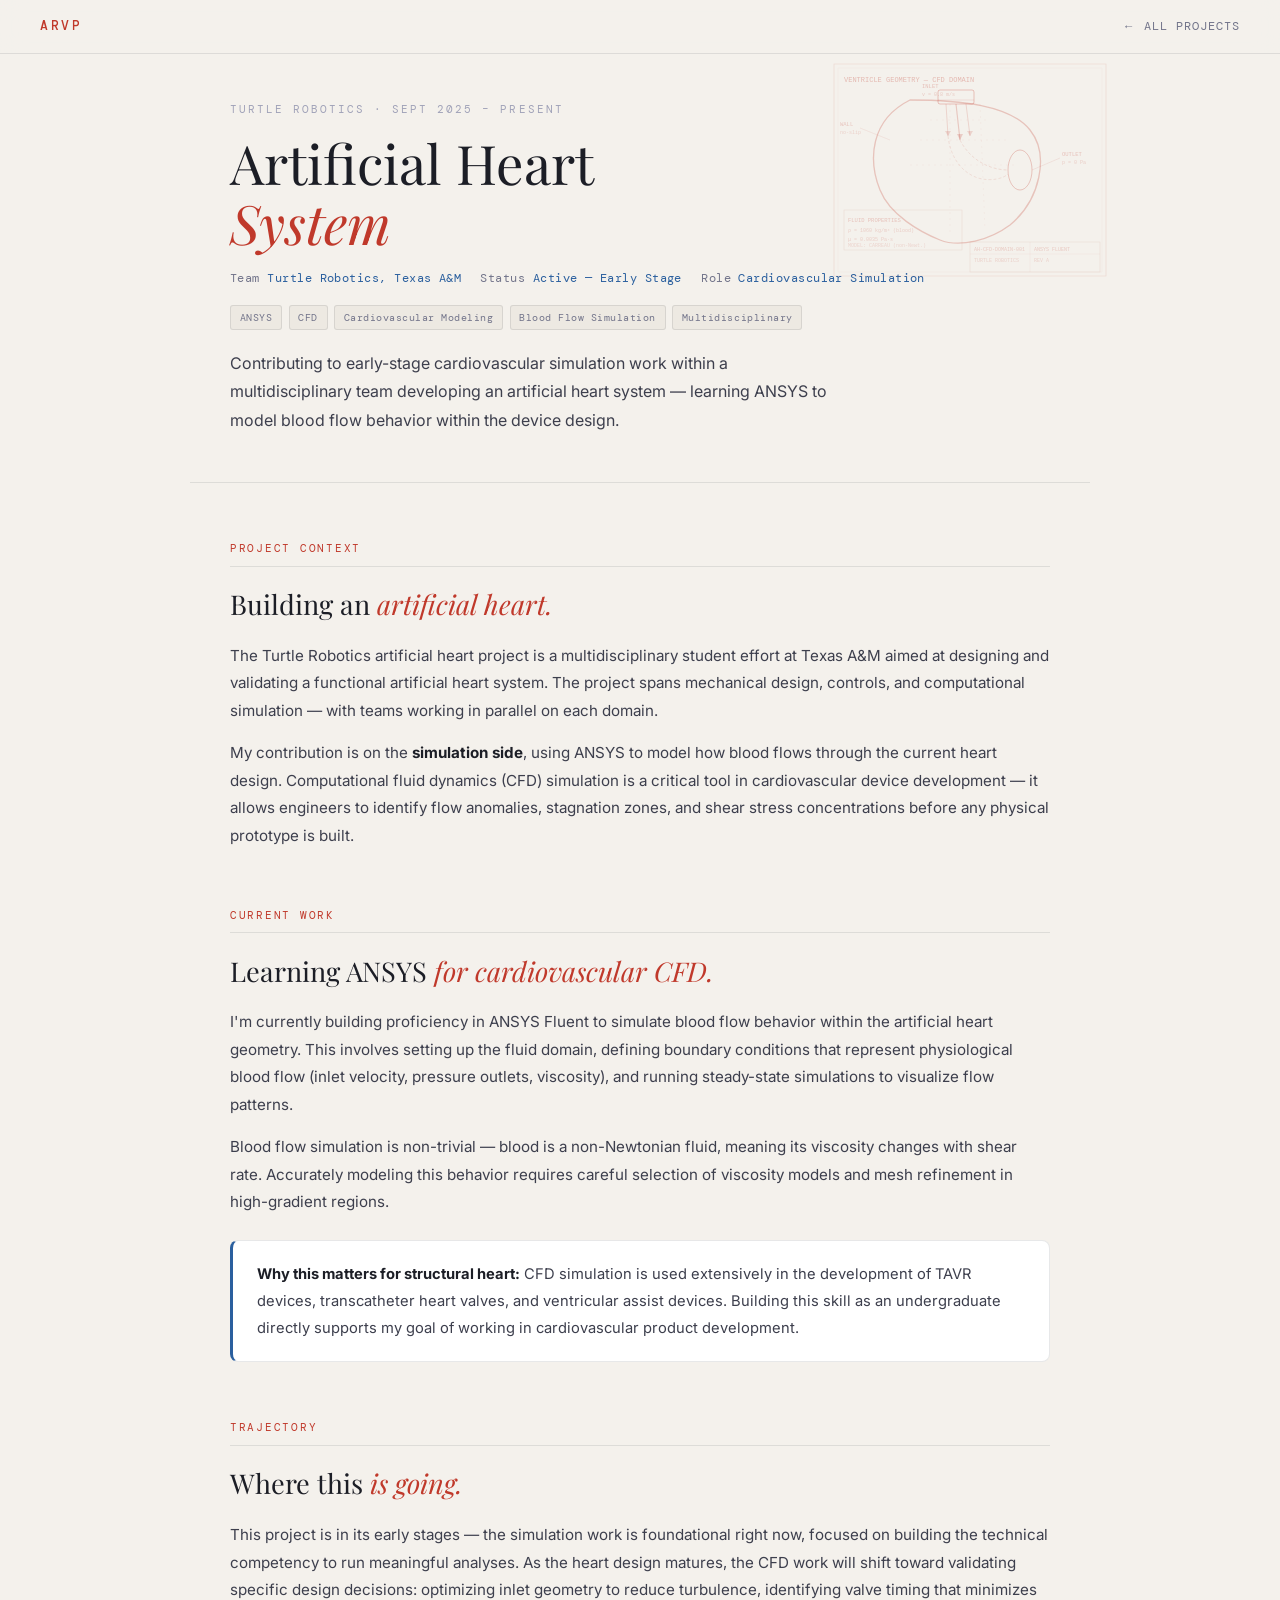
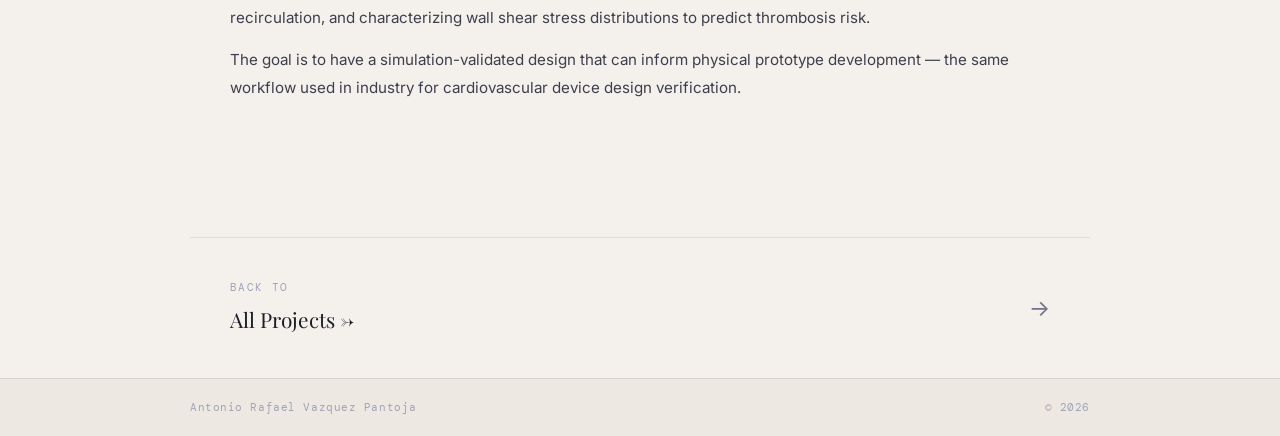
<file: artificial-heart.html>
<!DOCTYPE html>
<html lang="en">
<head>
  <meta charset="UTF-8"/>
  <meta name="viewport" content="width=device-width, initial-scale=1.0"/>
  <title>Artificial Heart System | ARVP</title>
  <link rel="stylesheet" href="project.css"/>
  <link href="https://fonts.googleapis.com/css2?family=Playfair+Display:ital,wght@0,400;0,700;1,400&family=DM+Mono:wght@300;400;500&family=Inter:wght@300;400;500;600&display=swap" rel="stylesheet"/>
</head>
<body>

  <nav class="navbar">
    <a href="index.html" class="nav-logo">ARVP</a>
    <a href="index.html#projects" class="nav-back">All Projects</a>
  </nav>

  <div class="proj-hero">
    <!-- Engineering drawing: pipe cross-section with CFD boundary conditions -->
    <svg class="proj-hero-drawing" viewBox="0 0 280 220" xmlns="http://www.w3.org/2000/svg" aria-hidden="true">
      <rect x="4" y="4" width="272" height="212" fill="none" stroke="#c0392b" stroke-width="0.6" opacity="0.15"/>
      <rect x="8" y="8" width="264" height="204" fill="none" stroke="#c0392b" stroke-width="0.3" opacity="0.08"/>
      <text x="14" y="22" font-family="monospace" font-size="7" fill="#c0392b" opacity="0.3">VENTRICLE GEOMETRY — CFD DOMAIN</text>
      <!-- Ventricular chamber outline — simplified -->
      <path d="M80,40 C130,40 180,45 200,70 C220,95 210,140 180,165 C160,180 130,188 110,180 C90,172 60,155 50,130 C38,100 40,60 80,40Z" fill="none" stroke="#c0392b" stroke-width="1.3" opacity="0.25"/>
      <!-- Inlet (aortic valve) -->
      <rect x="108" y="30" width="36" height="14" rx="2" fill="none" stroke="#c0392b" stroke-width="1" opacity="0.28"/>
      <line x1="108" y1="40" x2="144" y2="40" stroke="#c0392b" stroke-width="0.6" opacity="0.18"/>
      <!-- Outlet (mitral) -->
      <ellipse cx="190" cy="110" rx="12" ry="20" fill="none" stroke="#c0392b" stroke-width="1" opacity="0.25"/>
      <!-- Flow arrows inside chamber — parabolic velocity profile -->
      <line x1="126" y1="44" x2="130" y2="80" stroke="#c0392b" stroke-width="1.2" opacity="0.22"/>
      <polygon points="130,80 127,74 133,74" fill="#c0392b" opacity="0.2"/>
      <line x1="116" y1="44" x2="118" y2="76" stroke="#c0392b" stroke-width="0.9" opacity="0.18"/>
      <polygon points="118,76 115,71 121,71" fill="#c0392b" opacity="0.16"/>
      <line x1="136" y1="44" x2="140" y2="76" stroke="#c0392b" stroke-width="0.9" opacity="0.18"/>
      <polygon points="140,76 137,71 143,71" fill="#c0392b" opacity="0.16"/>
      <!-- Streamlines curving to outlet -->
      <path d="M130,80 C140,100 160,110 178,110" fill="none" stroke="#c0392b" stroke-width="0.8" stroke-dasharray="3,2" opacity="0.16"/>
      <path d="M118,76 C120,95 130,112 148,118 C162,122 174,118 178,114" fill="none" stroke="#c0392b" stroke-width="0.8" stroke-dasharray="3,2" opacity="0.14"/>
      <!-- BC Labels -->
      <text x="92" y="28" font-family="monospace" font-size="5.5" fill="#c0392b" opacity="0.28">INLET</text>
      <text x="92" y="36" font-family="monospace" font-size="5" fill="#c0392b" opacity="0.22">v = 0.8 m/s</text>
      <!-- Outlet label -->
      <line x1="202" y1="110" x2="230" y2="98" stroke="#c0392b" stroke-width="0.5" opacity="0.18"/>
      <text x="232" y="96" font-family="monospace" font-size="5.5" fill="#c0392b" opacity="0.26">OUTLET</text>
      <text x="232" y="104" font-family="monospace" font-size="5" fill="#c0392b" opacity="0.2">p = 0 Pa</text>
      <!-- Wall BC -->
      <line x1="60" y1="80" x2="30" y2="68" stroke="#c0392b" stroke-width="0.5" opacity="0.16"/>
      <text x="10" y="66" font-family="monospace" font-size="5.5" fill="#c0392b" opacity="0.24">WALL</text>
      <text x="10" y="74" font-family="monospace" font-size="5" fill="#c0392b" opacity="0.18">no-slip</text>
      <!-- Mesh hint lines -->
      <line x1="100" y1="60" x2="160" y2="60" stroke="#c0392b" stroke-width="0.4" stroke-dasharray="2,4" opacity="0.1"/>
      <line x1="90" y1="80" x2="180" y2="80" stroke="#c0392b" stroke-width="0.4" stroke-dasharray="2,4" opacity="0.1"/>
      <line x1="80" y1="105" x2="188" y2="105" stroke="#c0392b" stroke-width="0.4" stroke-dasharray="2,4" opacity="0.1"/>
      <line x1="120" y1="44" x2="120" y2="175" stroke="#c0392b" stroke-width="0.4" stroke-dasharray="2,4" opacity="0.1"/>
      <line x1="150" y1="44" x2="155" y2="170" stroke="#c0392b" stroke-width="0.4" stroke-dasharray="2,4" opacity="0.1"/>
      <!-- Fluid properties box -->
      <rect x="14" y="150" width="118" height="40" fill="none" stroke="#c0392b" stroke-width="0.5" opacity="0.14"/>
      <text x="18" y="162" font-family="monospace" font-size="5.5" fill="#c0392b" opacity="0.26">FLUID PROPERTIES</text>
      <text x="18" y="172" font-family="monospace" font-size="5" fill="#c0392b" opacity="0.2">ρ = 1060 kg/m³ (blood)</text>
      <text x="18" y="181" font-family="monospace" font-size="5" fill="#c0392b" opacity="0.2">μ = 0.0035 Pa·s</text>
      <text x="18" y="187" font-family="monospace" font-size="5" fill="#c0392b" opacity="0.16">MODEL: CARREAU (non-Newt.)</text>
      <!-- Title block -->
      <rect x="140" y="182" width="130" height="30" fill="none" stroke="#c0392b" stroke-width="0.5" opacity="0.14"/>
      <line x1="140" y1="194" x2="270" y2="194" stroke="#c0392b" stroke-width="0.4" opacity="0.1"/>
      <line x1="200" y1="182" x2="200" y2="212" stroke="#c0392b" stroke-width="0.4" opacity="0.1"/>
      <text x="144" y="191" font-family="monospace" font-size="5" fill="#c0392b" opacity="0.22">AH-CFD-DOMAIN-001</text>
      <text x="144" y="202" font-family="monospace" font-size="5" fill="#c0392b" opacity="0.18">TURTLE ROBOTICS</text>
      <text x="204" y="191" font-family="monospace" font-size="5" fill="#c0392b" opacity="0.22">ANSYS FLUENT</text>
      <text x="204" y="202" font-family="monospace" font-size="5" fill="#c0392b" opacity="0.18">REV A</text>
    </svg>
    <div class="proj-label">Turtle Robotics · Sept 2025 – Present</div>
    <h1>Artificial Heart<br><em>System</em></h1>
    <div class="proj-meta">
      <div class="meta-item">Team <span>Turtle Robotics, Texas A&M</span></div>
      <div class="meta-item">Status <span>Active — Early Stage</span></div>
      <div class="meta-item">Role <span>Cardiovascular Simulation</span></div>
    </div>
    <div class="proj-tags">
      <span>ANSYS</span><span>CFD</span><span>Cardiovascular Modeling</span>
      <span>Blood Flow Simulation</span><span>Multidisciplinary</span>
    </div>
    <p class="proj-summary">Contributing to early-stage cardiovascular simulation work within a multidisciplinary team developing an artificial heart system — learning ANSYS to model blood flow behavior within the device design.</p>
  </div>

  <div class="proj-content">

    <div class="proj-section">
      <div class="proj-section-label">Project Context</div>
      <h2>Building an <em>artificial heart.</em></h2>
      <p>The Turtle Robotics artificial heart project is a multidisciplinary student effort at Texas A&M aimed at designing and validating a functional artificial heart system. The project spans mechanical design, controls, and computational simulation — with teams working in parallel on each domain.</p>
      <p>My contribution is on the <strong>simulation side</strong>, using ANSYS to model how blood flows through the current heart design. Computational fluid dynamics (CFD) simulation is a critical tool in cardiovascular device development — it allows engineers to identify flow anomalies, stagnation zones, and shear stress concentrations before any physical prototype is built.</p>
    </div>

    <div class="proj-section">
      <div class="proj-section-label">Current Work</div>
      <h2>Learning ANSYS <em>for cardiovascular CFD.</em></h2>
      <p>I'm currently building proficiency in ANSYS Fluent to simulate blood flow behavior within the artificial heart geometry. This involves setting up the fluid domain, defining boundary conditions that represent physiological blood flow (inlet velocity, pressure outlets, viscosity), and running steady-state simulations to visualize flow patterns.</p>
      <p>Blood flow simulation is non-trivial — blood is a non-Newtonian fluid, meaning its viscosity changes with shear rate. Accurately modeling this behavior requires careful selection of viscosity models and mesh refinement in high-gradient regions.</p>

      <div class="callout">
        <p><strong>Why this matters for structural heart:</strong> CFD simulation is used extensively in the development of TAVR devices, transcatheter heart valves, and ventricular assist devices. Building this skill as an undergraduate directly supports my goal of working in cardiovascular product development.</p>
      </div>
    </div>

    <div class="proj-section">
      <div class="proj-section-label">Trajectory</div>
      <h2>Where this <em>is going.</em></h2>
      <p>This project is in its early stages — the simulation work is foundational right now, focused on building the technical competency to run meaningful analyses. As the heart design matures, the CFD work will shift toward validating specific design decisions: optimizing inlet geometry to reduce turbulence, identifying valve timing that minimizes recirculation, and characterizing wall shear stress distributions to predict thrombosis risk.</p>
      <p>The goal is to have a simulation-validated design that can inform physical prototype development — the same workflow used in industry for cardiovascular device design verification.</p>
    </div>

  </div>

  <div class="next-project">
    <div>
      <div class="next-label">Back to</div>
      <a href="index.html#projects" class="next-title">All Projects →</a>
    </div>
    <a href="index.html#projects" class="next-arrow">→</a>
  </div>

  <footer>
    <div class="footer-inner">
      <span>Antonio Rafael Vazquez Pantoja</span>
      <span>© 2026</span>
    </div>
  </footer>

</body>
</html>
</file>
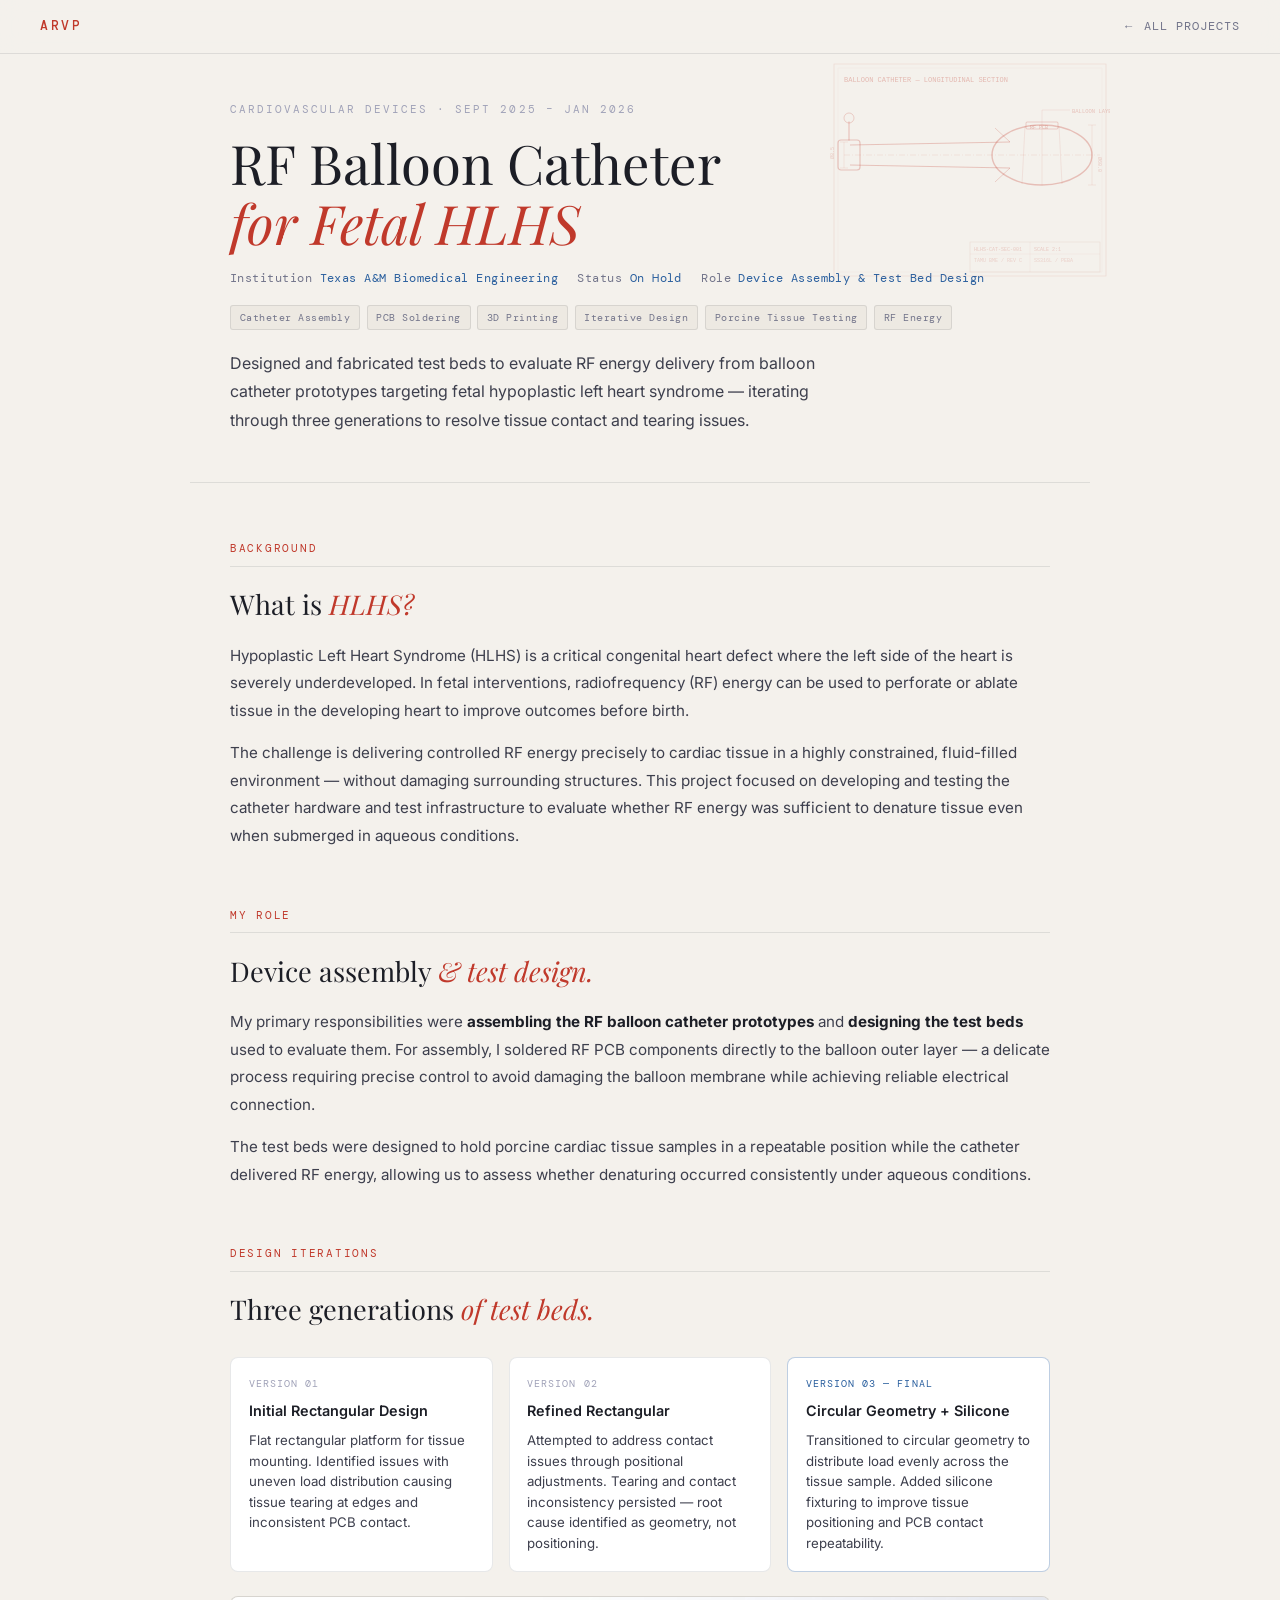
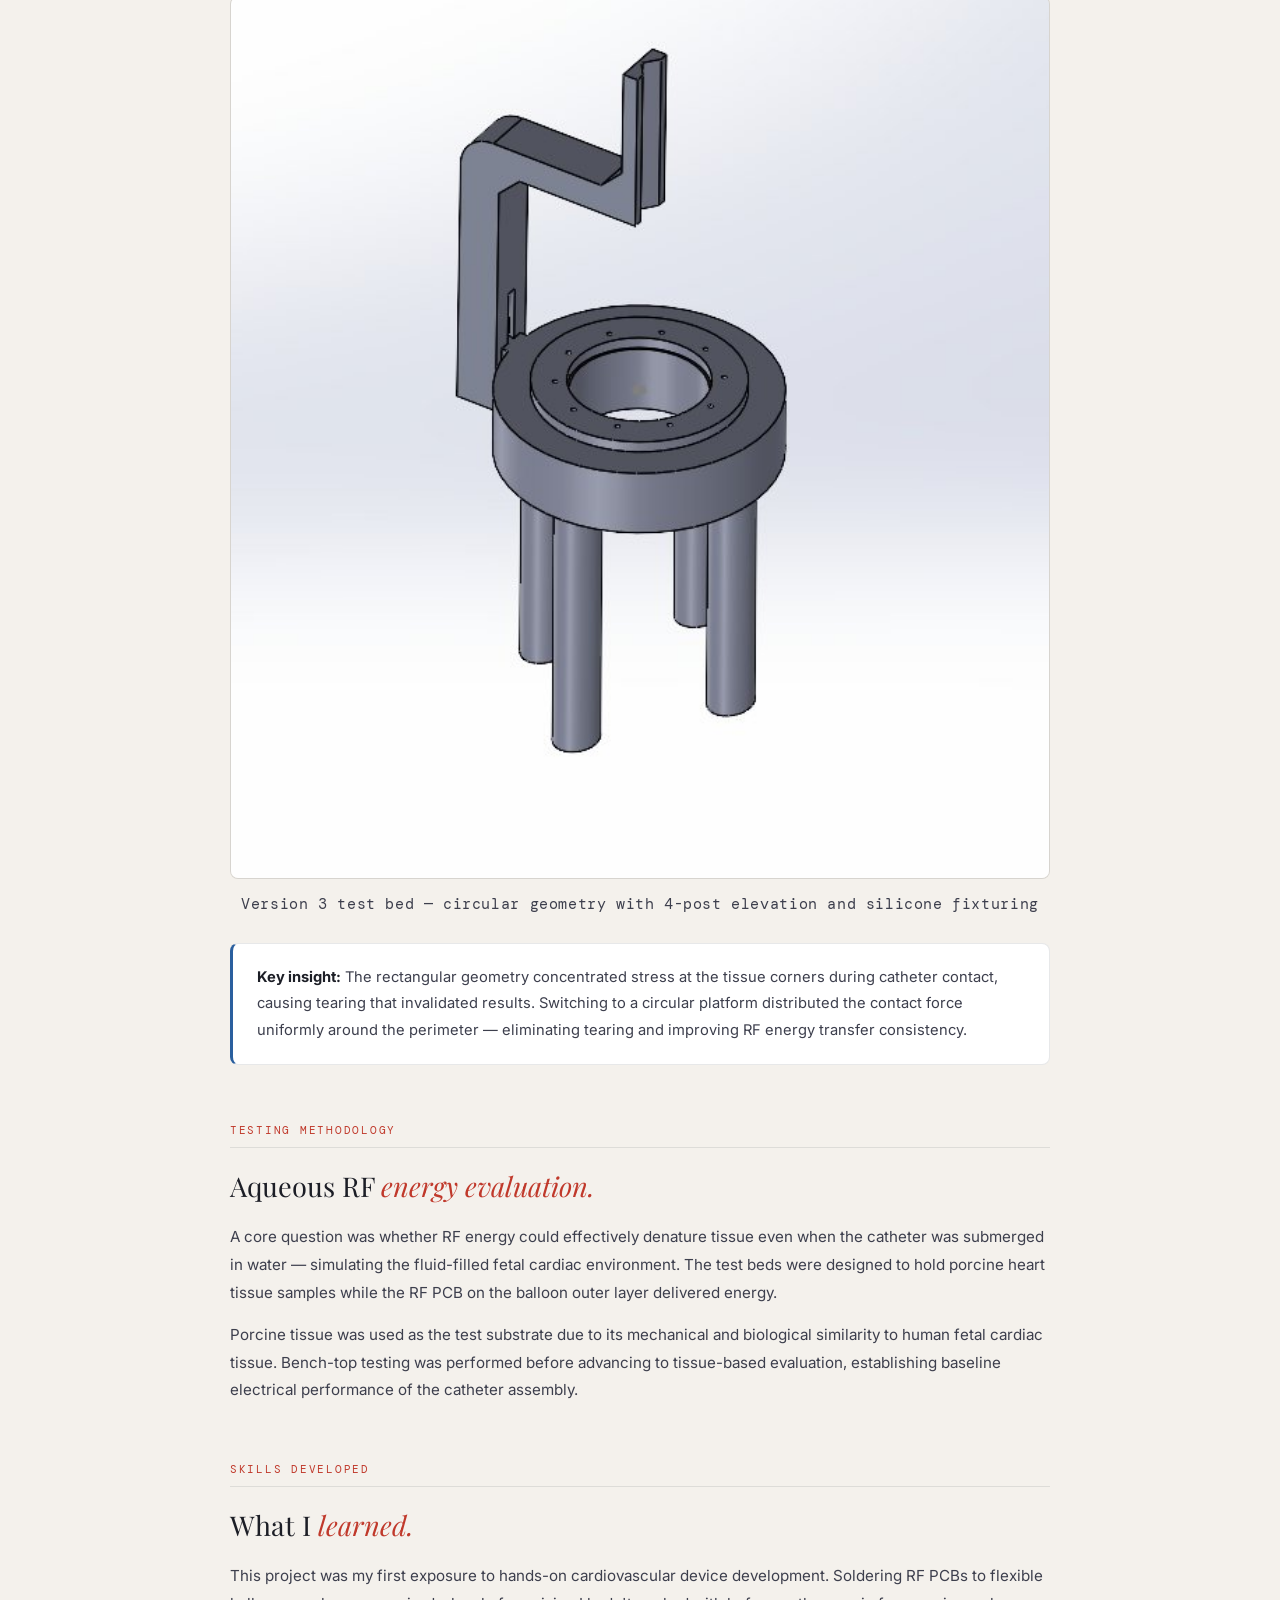
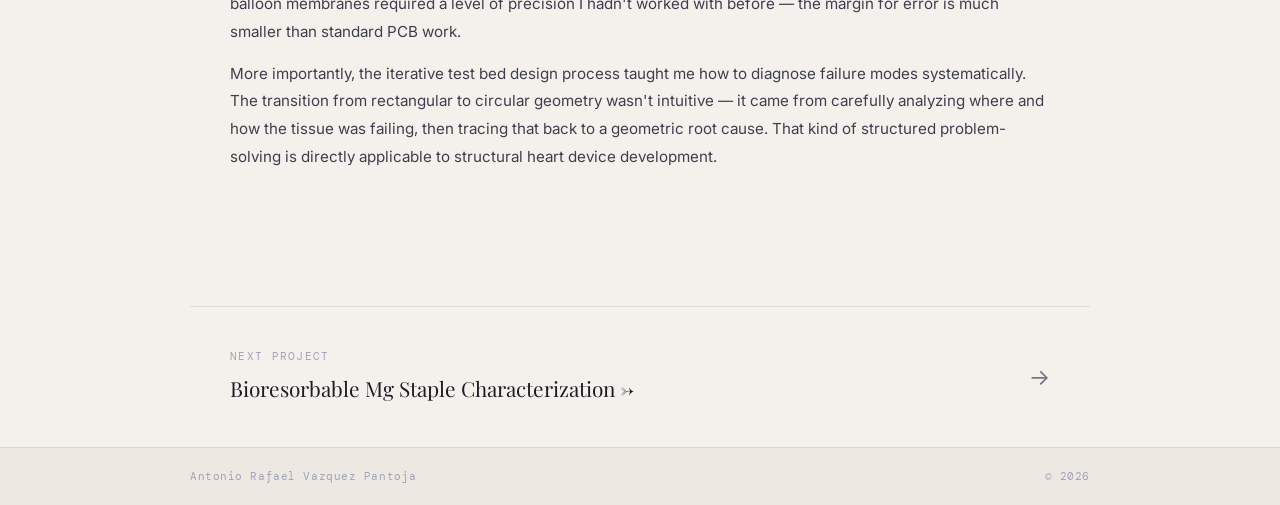
<file: hlhs.html>
<!DOCTYPE html>
<html lang="en">
<head>
  <meta charset="UTF-8"/>
  <meta name="viewport" content="width=device-width, initial-scale=1.0"/>
  <title>RF Balloon Catheter — HLHS | ARVP</title>
  <link rel="stylesheet" href="project.css"/>
  <link href="https://fonts.googleapis.com/css2?family=Playfair+Display:ital,wght@0,400;0,700;1,400&family=DM+Mono:wght@300;400;500&family=Inter:wght@300;400;500;600&display=swap" rel="stylesheet"/>
</head>
<body>

  <nav class="navbar">
    <a href="index.html" class="nav-logo">ARVP</a>
    <a href="index.html#projects" class="nav-back">All Projects</a>
  </nav>

  <div class="proj-hero">
    <!-- Engineering drawing: balloon catheter cross-section -->
    <svg class="proj-hero-drawing" viewBox="0 0 280 220" xmlns="http://www.w3.org/2000/svg" aria-hidden="true">
      <rect x="4" y="4" width="272" height="212" fill="none" stroke="#c0392b" stroke-width="0.6" opacity="0.15"/>
      <rect x="8" y="8" width="264" height="204" fill="none" stroke="#c0392b" stroke-width="0.3" opacity="0.08"/>
      <text x="14" y="22" font-family="monospace" font-size="7" fill="#c0392b" opacity="0.3">BALLOON CATHETER — LONGITUDINAL SECTION</text>
      <!-- Shaft walls -->
      <line x1="20" y1="85" x2="180" y2="82" stroke="#c0392b" stroke-width="1.2" opacity="0.25"/>
      <line x1="20" y1="105" x2="180" y2="108" stroke="#c0392b" stroke-width="1.2" opacity="0.25"/>
      <!-- Centerline -->
      <line x1="14" y1="95" x2="270" y2="95" stroke="#c0392b" stroke-width="0.5" stroke-dasharray="6,2,1,2" opacity="0.18"/>
      <!-- Balloon -->
      <ellipse cx="212" cy="95" rx="50" ry="30" fill="none" stroke="#c0392b" stroke-width="1.4" opacity="0.28"/>
      <line x1="180" y1="82" x2="165" y2="68" stroke="#c0392b" stroke-width="1" opacity="0.2"/>
      <line x1="180" y1="108" x2="165" y2="122" stroke="#c0392b" stroke-width="1" opacity="0.2"/>
      <!-- Balloon ribs -->
      <line x1="195" y1="66" x2="192" y2="124" stroke="#c0392b" stroke-width="0.7" opacity="0.13"/>
      <line x1="212" y1="65" x2="212" y2="125" stroke="#c0392b" stroke-width="0.7" opacity="0.13"/>
      <line x1="229" y1="66" x2="232" y2="124" stroke="#c0392b" stroke-width="0.7" opacity="0.13"/>
      <!-- RF PCB on balloon surface -->
      <rect x="196" y="62" width="32" height="7" rx="1" fill="none" stroke="#c0392b" stroke-width="0.9" opacity="0.22"/>
      <text x="200" y="69" font-family="monospace" font-size="5" fill="#c0392b" opacity="0.3">RF PCB</text>
      <!-- Handle -->
      <rect x="8" y="80" width="22" height="30" rx="3" fill="none" stroke="#c0392b" stroke-width="1.2" opacity="0.25"/>
      <line x1="19" y1="80" x2="19" y2="62" stroke="#c0392b" stroke-width="1.5" stroke-linecap="round" opacity="0.2"/>
      <circle cx="19" cy="58" r="5" fill="none" stroke="#c0392b" stroke-width="1" opacity="0.2"/>
      <!-- Dim: shaft OD -->
      <line x1="14" y1="82" x2="14" y2="108" stroke="#c0392b" stroke-width="0.5" opacity="0.18"/>
      <line x1="10" y1="82" x2="18" y2="82" stroke="#c0392b" stroke-width="0.5" opacity="0.18"/>
      <line x1="10" y1="108" x2="18" y2="108" stroke="#c0392b" stroke-width="0.5" opacity="0.18"/>
      <text x="2" y="97" font-family="monospace" font-size="5" fill="#c0392b" opacity="0.22" transform="rotate(-90,4,97)">Ø8.5</text>
      <!-- Dim: balloon OD -->
      <line x1="262" y1="65" x2="262" y2="125" stroke="#c0392b" stroke-width="0.5" opacity="0.18"/>
      <line x1="258" y1="65" x2="266" y2="65" stroke="#c0392b" stroke-width="0.5" opacity="0.18"/>
      <line x1="258" y1="125" x2="266" y2="125" stroke="#c0392b" stroke-width="0.5" opacity="0.18"/>
      <text x="268" y="97" font-family="monospace" font-size="5" fill="#c0392b" opacity="0.22" transform="rotate(90,268,97)">Ø60.0</text>
      <!-- Leader lines -->
      <line x1="212" y1="65" x2="212" y2="50" stroke="#c0392b" stroke-width="0.5" opacity="0.16"/>
      <line x1="212" y1="50" x2="240" y2="50" stroke="#c0392b" stroke-width="0.5" opacity="0.16"/>
      <text x="242" y="53" font-family="monospace" font-size="5.5" fill="#c0392b" opacity="0.26">BALLOON LAYER</text>
      <!-- Title block -->
      <rect x="140" y="182" width="130" height="30" fill="none" stroke="#c0392b" stroke-width="0.5" opacity="0.14"/>
      <line x1="140" y1="194" x2="270" y2="194" stroke="#c0392b" stroke-width="0.4" opacity="0.1"/>
      <line x1="200" y1="182" x2="200" y2="212" stroke="#c0392b" stroke-width="0.4" opacity="0.1"/>
      <text x="144" y="191" font-family="monospace" font-size="5" fill="#c0392b" opacity="0.22">HLHS-CAT-SEC-001</text>
      <text x="144" y="202" font-family="monospace" font-size="5" fill="#c0392b" opacity="0.18">TAMU BME / REV C</text>
      <text x="204" y="191" font-family="monospace" font-size="5" fill="#c0392b" opacity="0.22">SCALE 2:1</text>
      <text x="204" y="202" font-family="monospace" font-size="5" fill="#c0392b" opacity="0.18">SS316L / PEBA</text>
    </svg>
    <div class="proj-label">Cardiovascular Devices · Sept 2025 – Jan 2026</div>
    <h1>RF Balloon Catheter<br><em>for Fetal HLHS</em></h1>
    <div class="proj-meta">
      <div class="meta-item">Institution <span>Texas A&M Biomedical Engineering</span></div>
      <div class="meta-item">Status <span>On Hold</span></div>
      <div class="meta-item">Role <span>Device Assembly & Test Bed Design</span></div>
    </div>
    <div class="proj-tags">
      <span>Catheter Assembly</span><span>PCB Soldering</span><span>3D Printing</span>
      <span>Iterative Design</span><span>Porcine Tissue Testing</span><span>RF Energy</span>
    </div>
    <p class="proj-summary">Designed and fabricated test beds to evaluate RF energy delivery from balloon catheter prototypes targeting fetal hypoplastic left heart syndrome — iterating through three generations to resolve tissue contact and tearing issues.</p>
  </div>

  <div class="proj-content">

    <div class="proj-section">
      <div class="proj-section-label">Background</div>
      <h2>What is <em>HLHS?</em></h2>
      <p>Hypoplastic Left Heart Syndrome (HLHS) is a critical congenital heart defect where the left side of the heart is severely underdeveloped. In fetal interventions, radiofrequency (RF) energy can be used to perforate or ablate tissue in the developing heart to improve outcomes before birth.</p>
      <p>The challenge is delivering controlled RF energy precisely to cardiac tissue in a highly constrained, fluid-filled environment — without damaging surrounding structures. This project focused on developing and testing the catheter hardware and test infrastructure to evaluate whether RF energy was sufficient to denature tissue even when submerged in aqueous conditions.</p>
    </div>

    <div class="proj-section">
      <div class="proj-section-label">My Role</div>
      <h2>Device assembly <em>& test design.</em></h2>
      <p>My primary responsibilities were <strong>assembling the RF balloon catheter prototypes</strong> and <strong>designing the test beds</strong> used to evaluate them. For assembly, I soldered RF PCB components directly to the balloon outer layer — a delicate process requiring precise control to avoid damaging the balloon membrane while achieving reliable electrical connection.</p>
      <p>The test beds were designed to hold porcine cardiac tissue samples in a repeatable position while the catheter delivered RF energy, allowing us to assess whether denaturing occurred consistently under aqueous conditions.</p>
    </div>

    <div class="proj-section">
      <div class="proj-section-label">Design Iterations</div>
      <h2>Three generations <em>of test beds.</em></h2>

      <div class="iteration-grid">
        <div class="iteration-card">
          <div class="iteration-num">Version 01</div>
          <h4>Initial Rectangular Design</h4>
          <p>Flat rectangular platform for tissue mounting. Identified issues with uneven load distribution causing tissue tearing at edges and inconsistent PCB contact.</p>
        </div>
        <div class="iteration-card">
          <div class="iteration-num">Version 02</div>
          <h4>Refined Rectangular</h4>
          <p>Attempted to address contact issues through positional adjustments. Tearing and contact inconsistency persisted — root cause identified as geometry, not positioning.</p>
        </div>
        <div class="iteration-card active">
          <div class="iteration-num">Version 03 — Final</div>
          <h4>Circular Geometry + Silicone</h4>
          <p>Transitioned to circular geometry to distribute load evenly across the tissue sample. Added silicone fixturing to improve tissue positioning and PCB contact repeatability.</p>
        </div>
      </div>

      <img src="hlhs_testbed_v3.png" alt="HLHS Test Bed Version 3 — Circular Design" class="proj-image"/>
      <p class="img-caption">Version 3 test bed — circular geometry with 4-post elevation and silicone fixturing</p>

      <div class="callout">
        <p><strong>Key insight:</strong> The rectangular geometry concentrated stress at the tissue corners during catheter contact, causing tearing that invalidated results. Switching to a circular platform distributed the contact force uniformly around the perimeter — eliminating tearing and improving RF energy transfer consistency.</p>
      </div>
    </div>

    <div class="proj-section">
      <div class="proj-section-label">Testing Methodology</div>
      <h2>Aqueous RF <em>energy evaluation.</em></h2>
      <p>A core question was whether RF energy could effectively denature tissue even when the catheter was submerged in water — simulating the fluid-filled fetal cardiac environment. The test beds were designed to hold porcine heart tissue samples while the RF PCB on the balloon outer layer delivered energy.</p>
      <p>Porcine tissue was used as the test substrate due to its mechanical and biological similarity to human fetal cardiac tissue. Bench-top testing was performed before advancing to tissue-based evaluation, establishing baseline electrical performance of the catheter assembly.</p>
    </div>

    <div class="proj-section">
      <div class="proj-section-label">Skills Developed</div>
      <h2>What I <em>learned.</em></h2>
      <p>This project was my first exposure to hands-on cardiovascular device development. Soldering RF PCBs to flexible balloon membranes required a level of precision I hadn't worked with before — the margin for error is much smaller than standard PCB work.</p>
      <p>More importantly, the iterative test bed design process taught me how to diagnose failure modes systematically. The transition from rectangular to circular geometry wasn't intuitive — it came from carefully analyzing where and how the tissue was failing, then tracing that back to a geometric root cause. That kind of structured problem-solving is directly applicable to structural heart device development.</p>
    </div>

  </div>

  <div class="next-project">
    <div>
      <div class="next-label">Next Project</div>
      <a href="magnesium.html" class="next-title">Bioresorbable Mg Staple Characterization →</a>
    </div>
    <a href="magnesium.html" class="next-arrow">→</a>
  </div>

  <footer>
    <div class="footer-inner">
      <span>Antonio Rafael Vazquez Pantoja</span>
      <span>© 2026</span>
    </div>
  </footer>

</body>
</html>
</file>
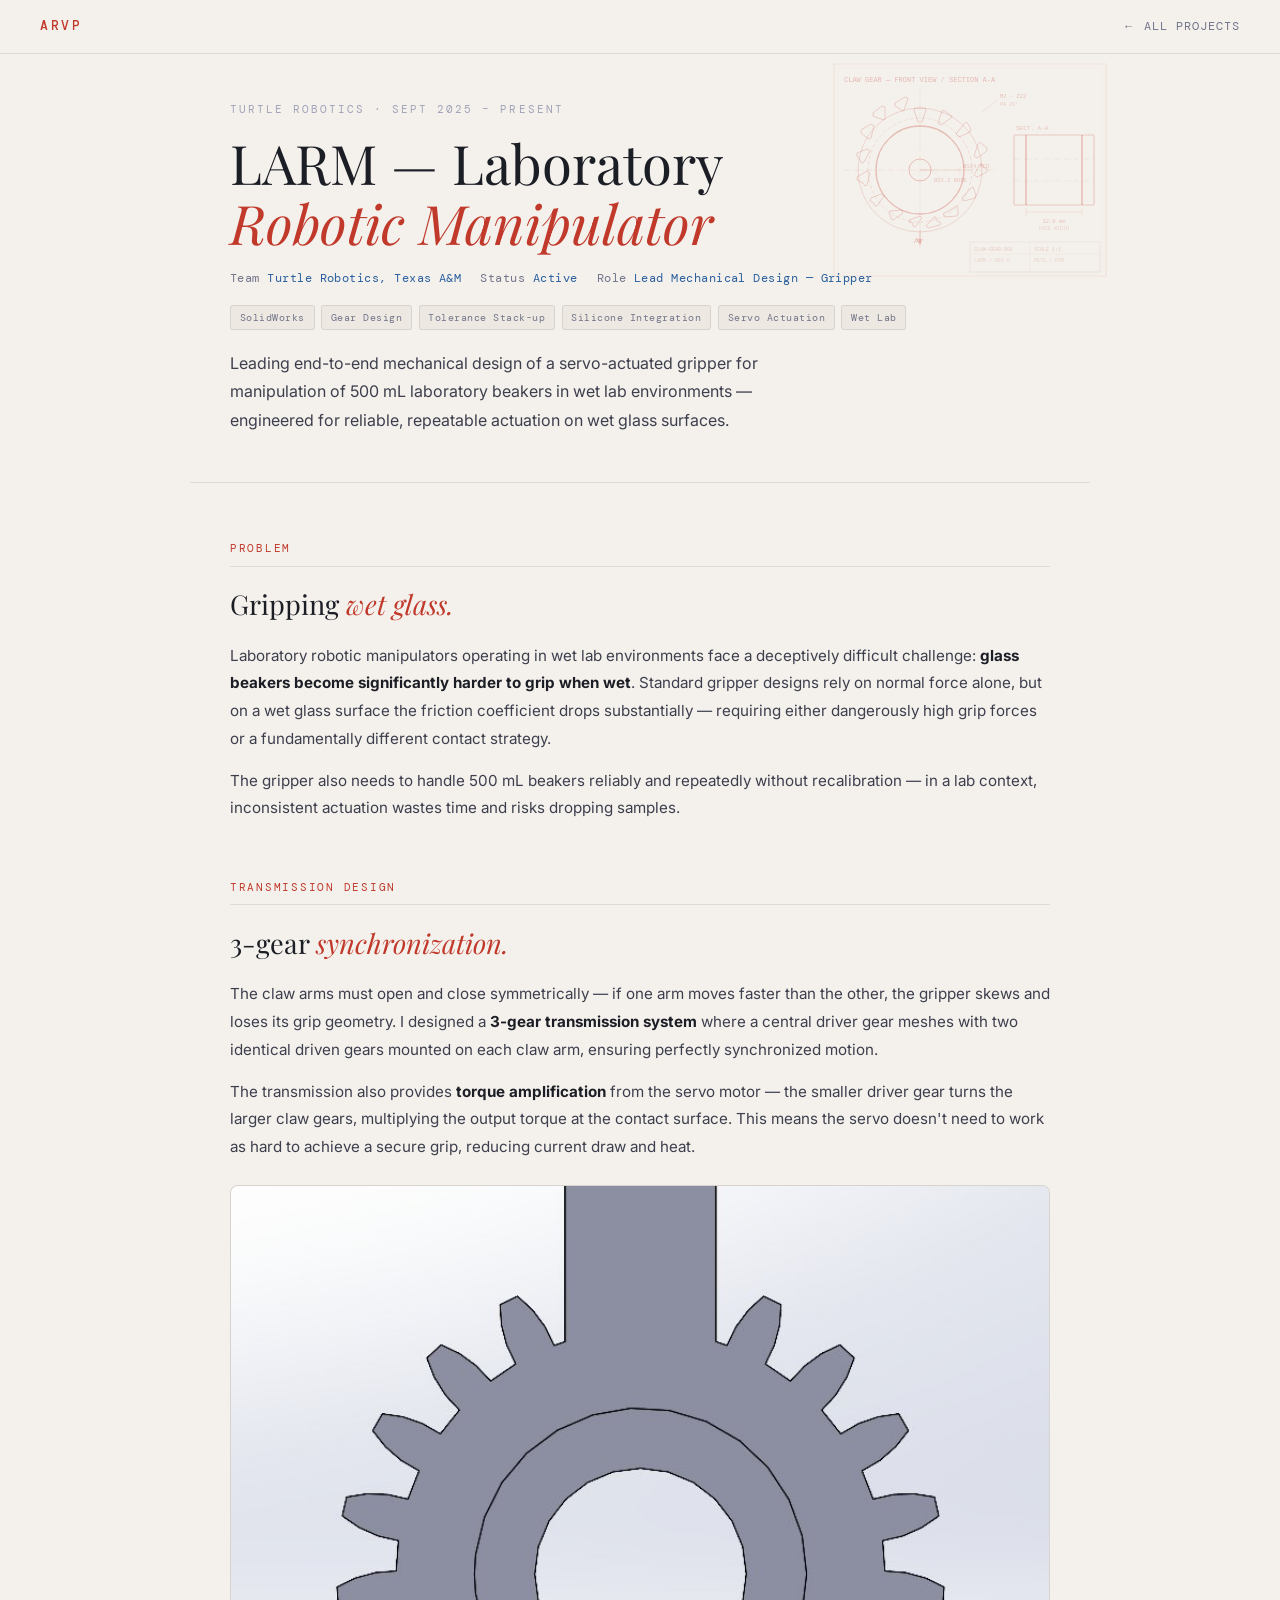
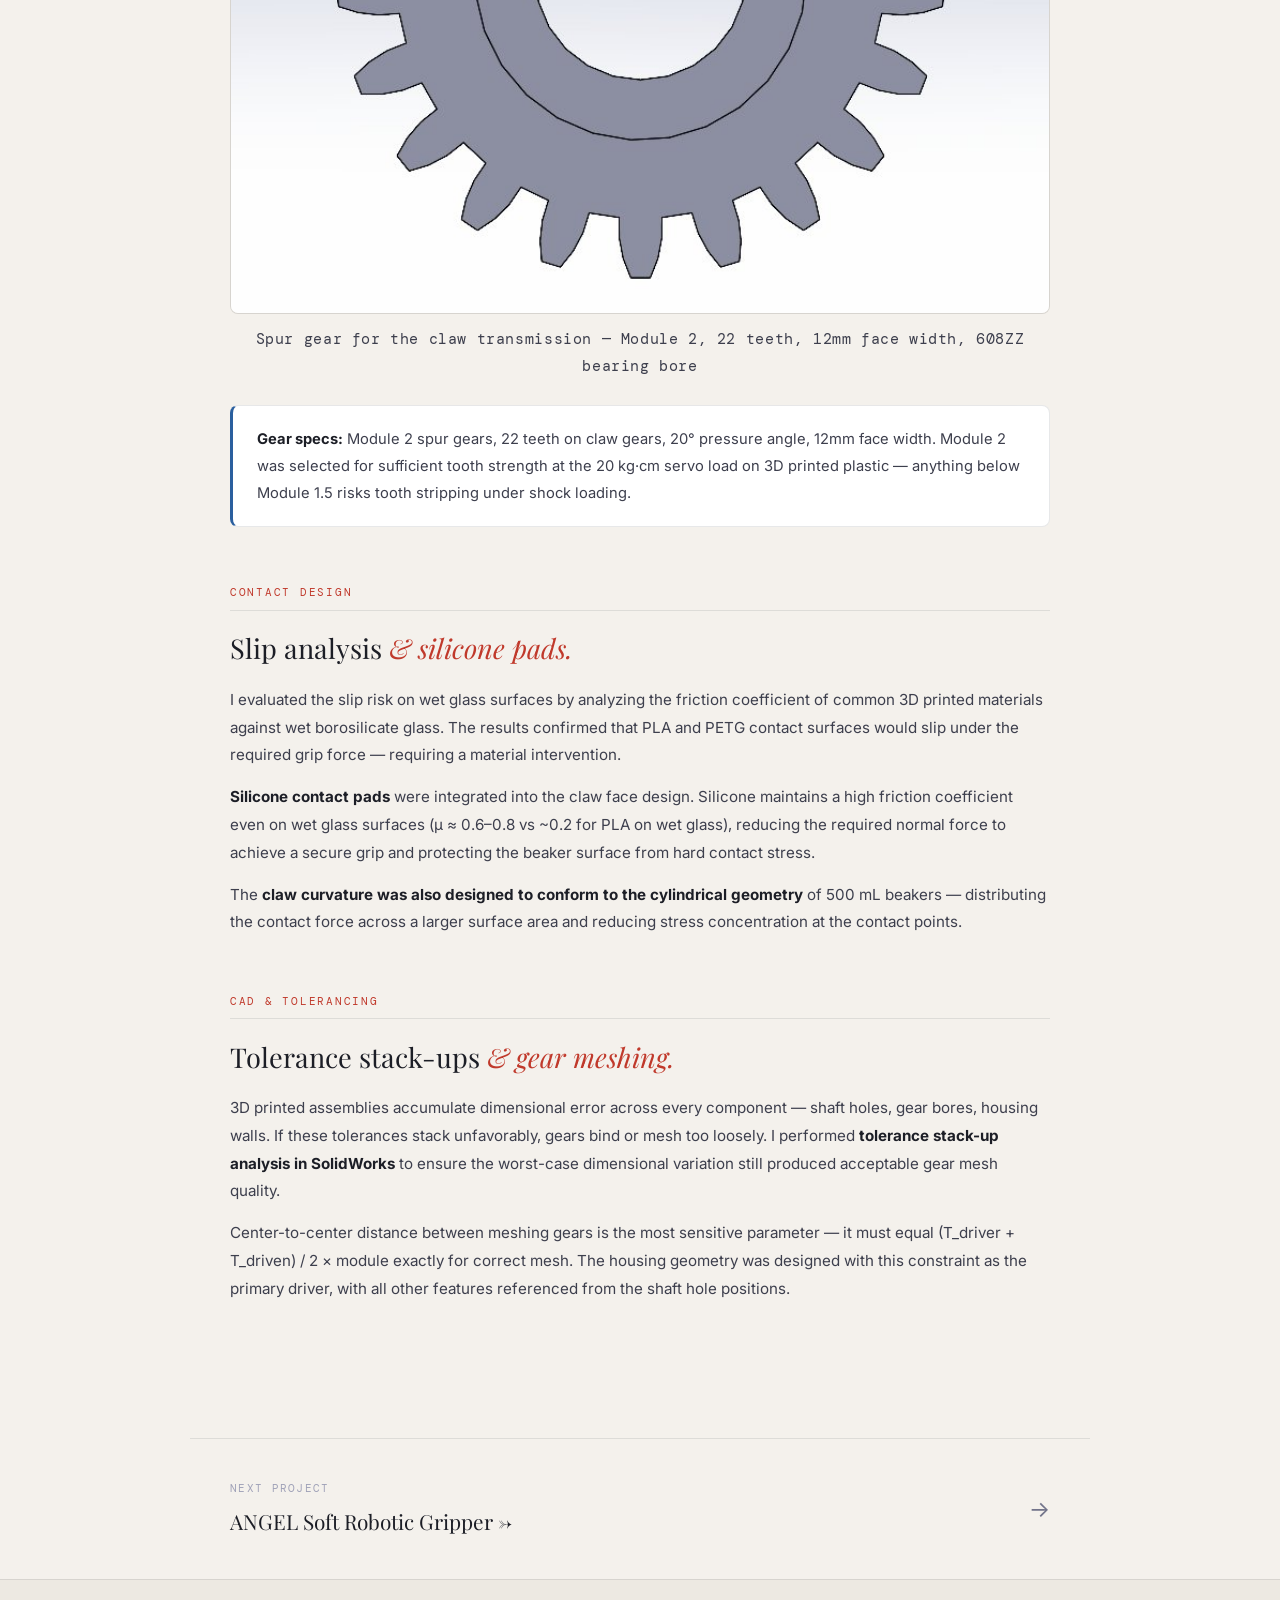
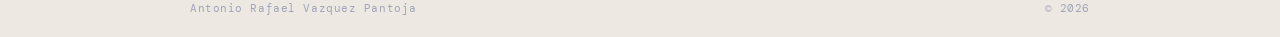
<file: larm.html>
<!DOCTYPE html>
<html lang="en">
<head>
  <meta charset="UTF-8"/>
  <meta name="viewport" content="width=device-width, initial-scale=1.0"/>
  <title>LARM — Lab Robotic Manipulator | ARVP</title>
  <link rel="stylesheet" href="project.css"/>
  <link href="https://fonts.googleapis.com/css2?family=Playfair+Display:ital,wght@0,400;0,700;1,400&family=DM+Mono:wght@300;400;500&family=Inter:wght@300;400;500;600&display=swap" rel="stylesheet"/>
</head>
<body>

  <nav class="navbar">
    <a href="index.html" class="nav-logo">ARVP</a>
    <a href="index.html#projects" class="nav-back">All Projects</a>
  </nav>

  <div class="proj-hero">
    <!-- Engineering drawing: spur gear detail -->
    <svg class="proj-hero-drawing" viewBox="0 0 280 220" xmlns="http://www.w3.org/2000/svg" aria-hidden="true">
      <rect x="4" y="4" width="272" height="212" fill="none" stroke="#c0392b" stroke-width="0.6" opacity="0.15"/>
      <rect x="8" y="8" width="264" height="204" fill="none" stroke="#c0392b" stroke-width="0.3" opacity="0.08"/>
      <text x="14" y="22" font-family="monospace" font-size="7" fill="#c0392b" opacity="0.3">CLAW GEAR — FRONT VIEW / SECTION A-A</text>
      <!-- FRONT VIEW — gear -->
      <!-- Addendum circle -->
      <circle cx="90" cy="110" r="62" fill="none" stroke="#c0392b" stroke-width="0.8" opacity="0.2"/>
      <!-- Pitch circle (dashed) -->
      <circle cx="90" cy="110" r="52" fill="none" stroke="#c0392b" stroke-width="0.6" stroke-dasharray="4,2" opacity="0.18"/>
      <!-- Root circle -->
      <circle cx="90" cy="110" r="44" fill="none" stroke="#c0392b" stroke-width="1.3" opacity="0.28"/>
      <!-- Bore -->
      <circle cx="90" cy="110" r="11" fill="none" stroke="#c0392b" stroke-width="1" opacity="0.28"/>
      <!-- 22 teeth suggestion (every ~16 degrees) -->
      <g stroke="#c0392b" stroke-width="0.9" opacity="0.22" fill="none">
        <path d="M88,48 L85,48 L84,50 L88,62 L92,62 L96,50 L95,48Z"/>
        <path d="M116,52 L114,50 L112,51 L108,63 L111,65 L121,58 L122,56Z"/>
        <path d="M138,64 L136,62 L134,64 L126,74 L129,77 L140,72 L141,69Z"/>
        <path d="M152,84 L150,82 L148,84 L144,96 L147,98 L157,91 L157,88Z"/>
        <path d="M153,107 L152,104 L150,104 L144,115 L147,117 L157,112 L157,109Z"/>
        <path d="M144,130 L143,127 L141,128 L132,138 L134,141 L145,138 L146,135Z"/>
        <path d="M128,149 L127,146 L125,147 L113,154 L115,157 L127,156 L128,154Z"/>
        <path d="M106,160 L106,157 L104,157 L96,166 L98,168 L110,165 L111,163Z"/>
        <path d="M83,163 L83,166 L85,167 L92,158 L90,156 L79,160 L79,162Z"/>
        <path d="M61,156 L61,159 L63,160 L73,153 L72,150 L60,151 L59,154Z"/>
        <path d="M44,143 L45,146 L47,146 L54,136 L51,134 L41,138 L40,141Z"/>
        <path d="M33,123 L35,126 L37,125 L40,113 L37,111 L27,117 L27,120Z"/>
        <path d="M30,100 L32,103 L34,102 L40,91 L37,89 L27,93 L27,96Z"/>
        <path d="M36,77 L39,79 L41,78 L44,66 L41,64 L31,70 L31,73Z"/>
        <path d="M51,59 L54,60 L55,59 L55,47 L52,46 L43,53 L43,56Z"/>
        <path d="M70,49 L72,51 L74,50 L78,38 L75,37 L65,43 L65,46Z"/>
      </g>
      <!-- Centerlines -->
      <line x1="14" y1="110" x2="166" y2="110" stroke="#c0392b" stroke-width="0.5" stroke-dasharray="6,2,1,2" opacity="0.18"/>
      <line x1="90" y1="30" x2="90" y2="190" stroke="#c0392b" stroke-width="0.5" stroke-dasharray="6,2,1,2" opacity="0.18"/>
      <!-- Section cut line A-A -->
      <line x1="90" y1="170" x2="90" y2="184" stroke="#c0392b" stroke-width="1" opacity="0.22"/>
      <text x="84" y="183" font-family="monospace" font-size="8" fill="#c0392b" opacity="0.28">A</text>
      <polygon points="90,185 87,179 93,179" fill="#c0392b" opacity="0.22"/>
      <!-- Dims -->
      <!-- PCD -->
      <line x1="90" y1="110" x2="142" y2="110" stroke="#c0392b" stroke-width="0.5" opacity="0.2"/>
      <line x1="130" y1="106" x2="130" y2="114" stroke="#c0392b" stroke-width="0.5" opacity="0.18"/>
      <text x="133" y="108" font-family="monospace" font-size="5.5" fill="#c0392b" opacity="0.25">Ø104 PCD</text>
      <!-- Bore dim -->
      <line x1="90" y1="110" x2="101" y2="110" stroke="#c0392b" stroke-width="0.5" opacity="0.18"/>
      <text x="104" y="122" font-family="monospace" font-size="5.5" fill="#c0392b" opacity="0.25">Ø22.2 BORE</text>
      <line x1="101" y1="110" x2="110" y2="118" stroke="#c0392b" stroke-width="0.4" opacity="0.16"/>
      <!-- Module / teeth callout -->
      <line x1="152" y1="52" x2="168" y2="40" stroke="#c0392b" stroke-width="0.5" opacity="0.18"/>
      <text x="170" y="38" font-family="monospace" font-size="5.5" fill="#c0392b" opacity="0.28">M2 · Z22</text>
      <text x="170" y="46" font-family="monospace" font-size="5" fill="#c0392b" opacity="0.22">PA 20°</text>
      <!-- SECTION VIEW (right side) -->
      <text x="186" y="70" font-family="monospace" font-size="6" fill="#c0392b" opacity="0.26">SECT. A-A</text>
      <rect x="184" y="75" width="80" height="70" rx="1" fill="none" stroke="#c0392b" stroke-width="1.1" opacity="0.22"/>
      <!-- Face profile in section -->
      <line x1="196" y1="75" x2="196" y2="145" stroke="#c0392b" stroke-width="1.8" opacity="0.24"/>
      <line x1="252" y1="75" x2="252" y2="145" stroke="#c0392b" stroke-width="1.8" opacity="0.24"/>
      <!-- Bore hole in section -->
      <line x1="184" y1="99" x2="264" y2="99" stroke="#c0392b" stroke-width="0.5" stroke-dasharray="5,2,1,2" opacity="0.15"/>
      <line x1="184" y1="121" x2="264" y2="121" stroke="#c0392b" stroke-width="0.5" stroke-dasharray="5,2,1,2" opacity="0.15"/>
      <!-- Face width dim -->
      <line x1="196" y1="152" x2="252" y2="152" stroke="#c0392b" stroke-width="0.5" opacity="0.18"/>
      <line x1="196" y1="148" x2="196" y2="156" stroke="#c0392b" stroke-width="0.5" opacity="0.18"/>
      <line x1="252" y1="148" x2="252" y2="156" stroke="#c0392b" stroke-width="0.5" opacity="0.18"/>
      <text x="224" y="163" font-family="monospace" font-size="5.5" fill="#c0392b" opacity="0.25" text-anchor="middle">12.0 mm</text>
      <text x="224" y="170" font-family="monospace" font-size="5" fill="#c0392b" opacity="0.18" text-anchor="middle">FACE WIDTH</text>
      <!-- Title block -->
      <rect x="140" y="182" width="130" height="30" fill="none" stroke="#c0392b" stroke-width="0.5" opacity="0.14"/>
      <line x1="140" y1="194" x2="270" y2="194" stroke="#c0392b" stroke-width="0.4" opacity="0.1"/>
      <line x1="200" y1="182" x2="200" y2="212" stroke="#c0392b" stroke-width="0.4" opacity="0.1"/>
      <text x="144" y="191" font-family="monospace" font-size="5" fill="#c0392b" opacity="0.22">CLAW-GEAR-001</text>
      <text x="144" y="202" font-family="monospace" font-size="5" fill="#c0392b" opacity="0.18">LARM / REV D</text>
      <text x="204" y="191" font-family="monospace" font-size="5" fill="#c0392b" opacity="0.22">SCALE 1:1</text>
      <text x="204" y="202" font-family="monospace" font-size="5" fill="#c0392b" opacity="0.18">PETG / FDM</text>
    </svg>
    <div class="proj-label">Turtle Robotics · Sept 2025 – Present</div>
    <h1>LARM — Laboratory<br><em>Robotic Manipulator</em></h1>
    <div class="proj-meta">
      <div class="meta-item">Team <span>Turtle Robotics, Texas A&M</span></div>
      <div class="meta-item">Status <span>Active</span></div>
      <div class="meta-item">Role <span>Lead Mechanical Design — Gripper</span></div>
    </div>
    <div class="proj-tags">
      <span>SolidWorks</span><span>Gear Design</span><span>Tolerance Stack-up</span>
      <span>Silicone Integration</span><span>Servo Actuation</span><span>Wet Lab</span>
    </div>
    <p class="proj-summary">Leading end-to-end mechanical design of a servo-actuated gripper for manipulation of 500 mL laboratory beakers in wet lab environments — engineered for reliable, repeatable actuation on wet glass surfaces.</p>
  </div>

  <div class="proj-content">

    <div class="proj-section">
      <div class="proj-section-label">Problem</div>
      <h2>Gripping <em>wet glass.</em></h2>
      <p>Laboratory robotic manipulators operating in wet lab environments face a deceptively difficult challenge: <strong>glass beakers become significantly harder to grip when wet</strong>. Standard gripper designs rely on normal force alone, but on a wet glass surface the friction coefficient drops substantially — requiring either dangerously high grip forces or a fundamentally different contact strategy.</p>
      <p>The gripper also needs to handle 500 mL beakers reliably and repeatedly without recalibration — in a lab context, inconsistent actuation wastes time and risks dropping samples.</p>
    </div>

    <div class="proj-section">
      <div class="proj-section-label">Transmission Design</div>
      <h2>3-gear <em>synchronization.</em></h2>
      <p>The claw arms must open and close symmetrically — if one arm moves faster than the other, the gripper skews and loses its grip geometry. I designed a <strong>3-gear transmission system</strong> where a central driver gear meshes with two identical driven gears mounted on each claw arm, ensuring perfectly synchronized motion.</p>
      <p>The transmission also provides <strong>torque amplification</strong> from the servo motor — the smaller driver gear turns the larger claw gears, multiplying the output torque at the contact surface. This means the servo doesn't need to work as hard to achieve a secure grip, reducing current draw and heat.</p>

      <img src="larm_gear.png" alt="LARM Transmission Gear — SolidWorks CAD" class="proj-image"/>
      <p class="img-caption">Spur gear for the claw transmission — Module 2, 22 teeth, 12mm face width, 608ZZ bearing bore</p>

      <div class="callout">
        <p><strong>Gear specs:</strong> Module 2 spur gears, 22 teeth on claw gears, 20° pressure angle, 12mm face width. Module 2 was selected for sufficient tooth strength at the 20 kg·cm servo load on 3D printed plastic — anything below Module 1.5 risks tooth stripping under shock loading.</p>
      </div>
    </div>

    <div class="proj-section">
      <div class="proj-section-label">Contact Design</div>
      <h2>Slip analysis <em>& silicone pads.</em></h2>
      <p>I evaluated the slip risk on wet glass surfaces by analyzing the friction coefficient of common 3D printed materials against wet borosilicate glass. The results confirmed that PLA and PETG contact surfaces would slip under the required grip force — requiring a material intervention.</p>
      <p><strong>Silicone contact pads</strong> were integrated into the claw face design. Silicone maintains a high friction coefficient even on wet glass surfaces (μ ≈ 0.6–0.8 vs ~0.2 for PLA on wet glass), reducing the required normal force to achieve a secure grip and protecting the beaker surface from hard contact stress.</p>
      <p>The <strong>claw curvature was also designed to conform to the cylindrical geometry</strong> of 500 mL beakers — distributing the contact force across a larger surface area and reducing stress concentration at the contact points.</p>
    </div>

    <div class="proj-section">
      <div class="proj-section-label">CAD & Tolerancing</div>
      <h2>Tolerance stack-ups <em>& gear meshing.</em></h2>
      <p>3D printed assemblies accumulate dimensional error across every component — shaft holes, gear bores, housing walls. If these tolerances stack unfavorably, gears bind or mesh too loosely. I performed <strong>tolerance stack-up analysis in SolidWorks</strong> to ensure the worst-case dimensional variation still produced acceptable gear mesh quality.</p>
      <p>Center-to-center distance between meshing gears is the most sensitive parameter — it must equal (T_driver + T_driven) / 2 × module exactly for correct mesh. The housing geometry was designed with this constraint as the primary driver, with all other features referenced from the shaft hole positions.</p>
    </div>

  </div>

  <div class="next-project">
    <div>
      <div class="next-label">Next Project</div>
      <a href="angel.html" class="next-title">ANGEL Soft Robotic Gripper →</a>
    </div>
    <a href="angel.html" class="next-arrow">→</a>
  </div>

  <footer>
    <div class="footer-inner">
      <span>Antonio Rafael Vazquez Pantoja</span>
      <span>© 2026</span>
    </div>
  </footer>

</body>
</html>
</file>
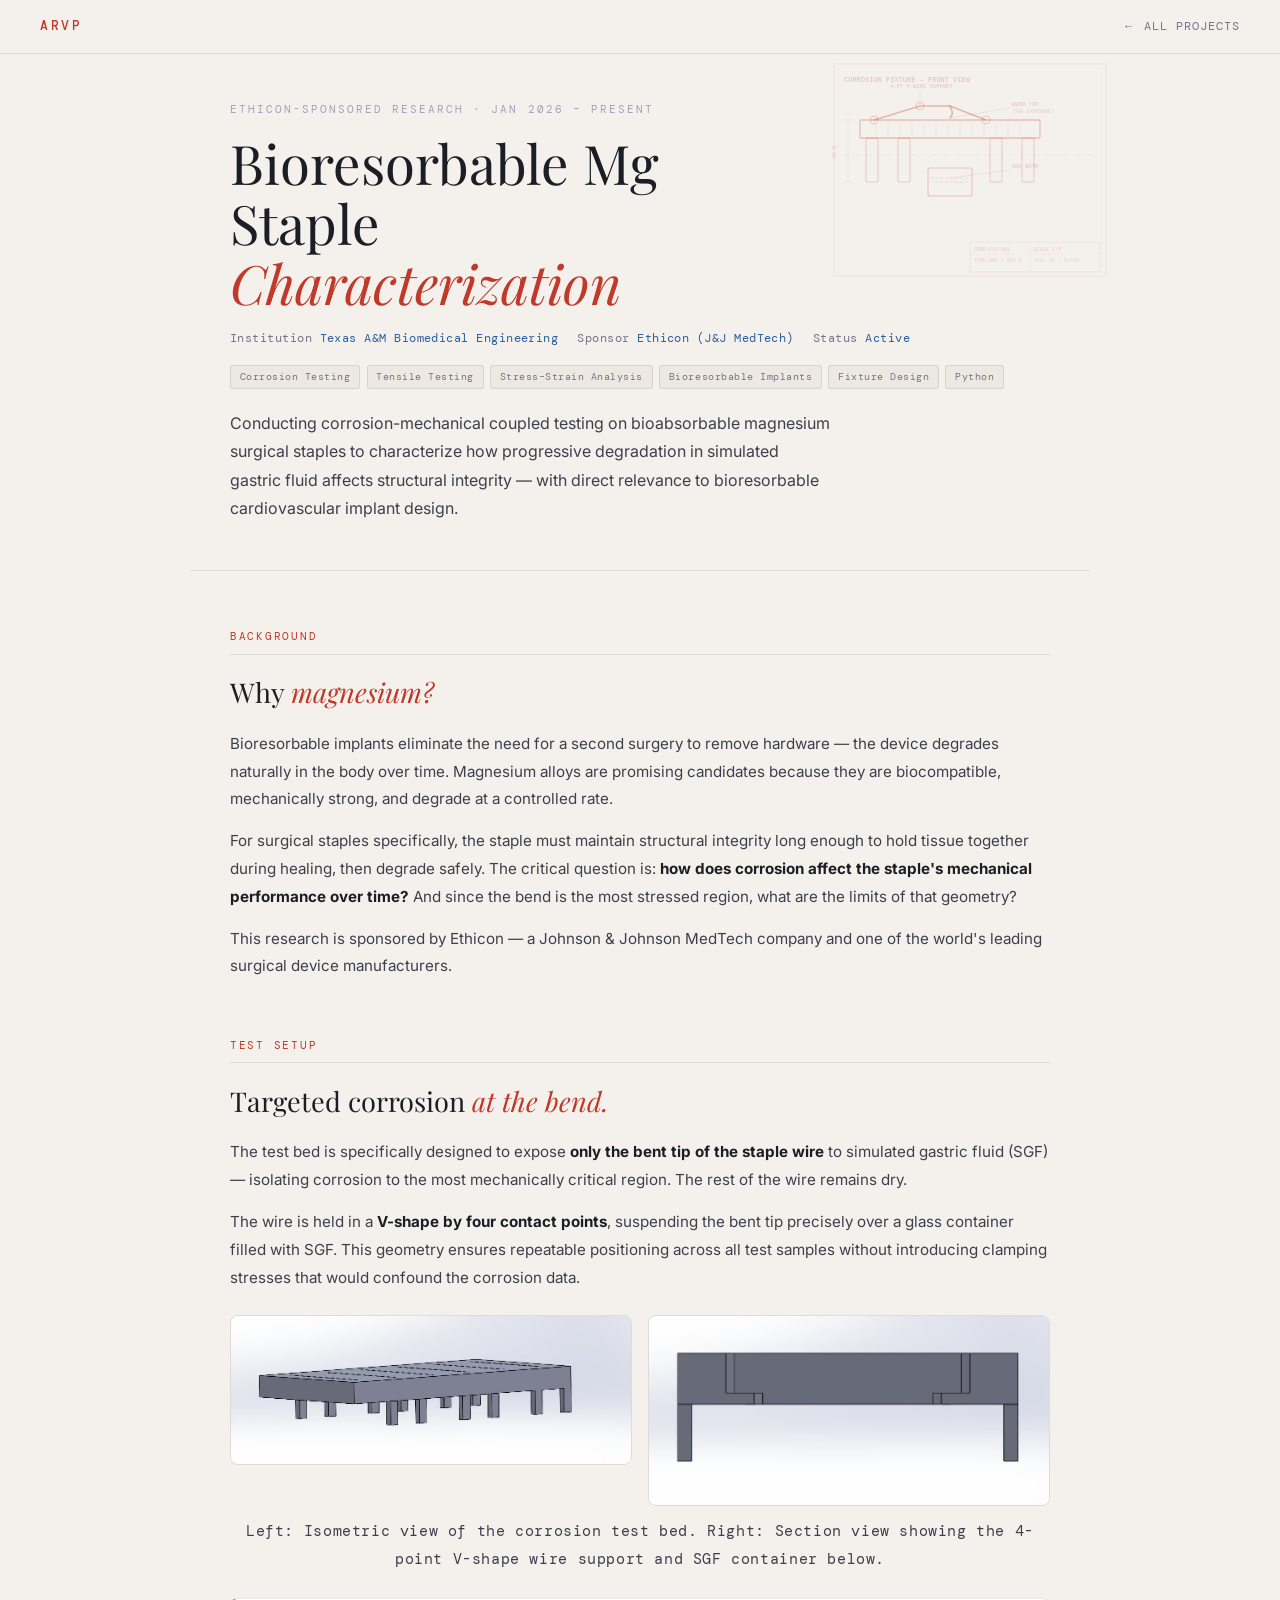
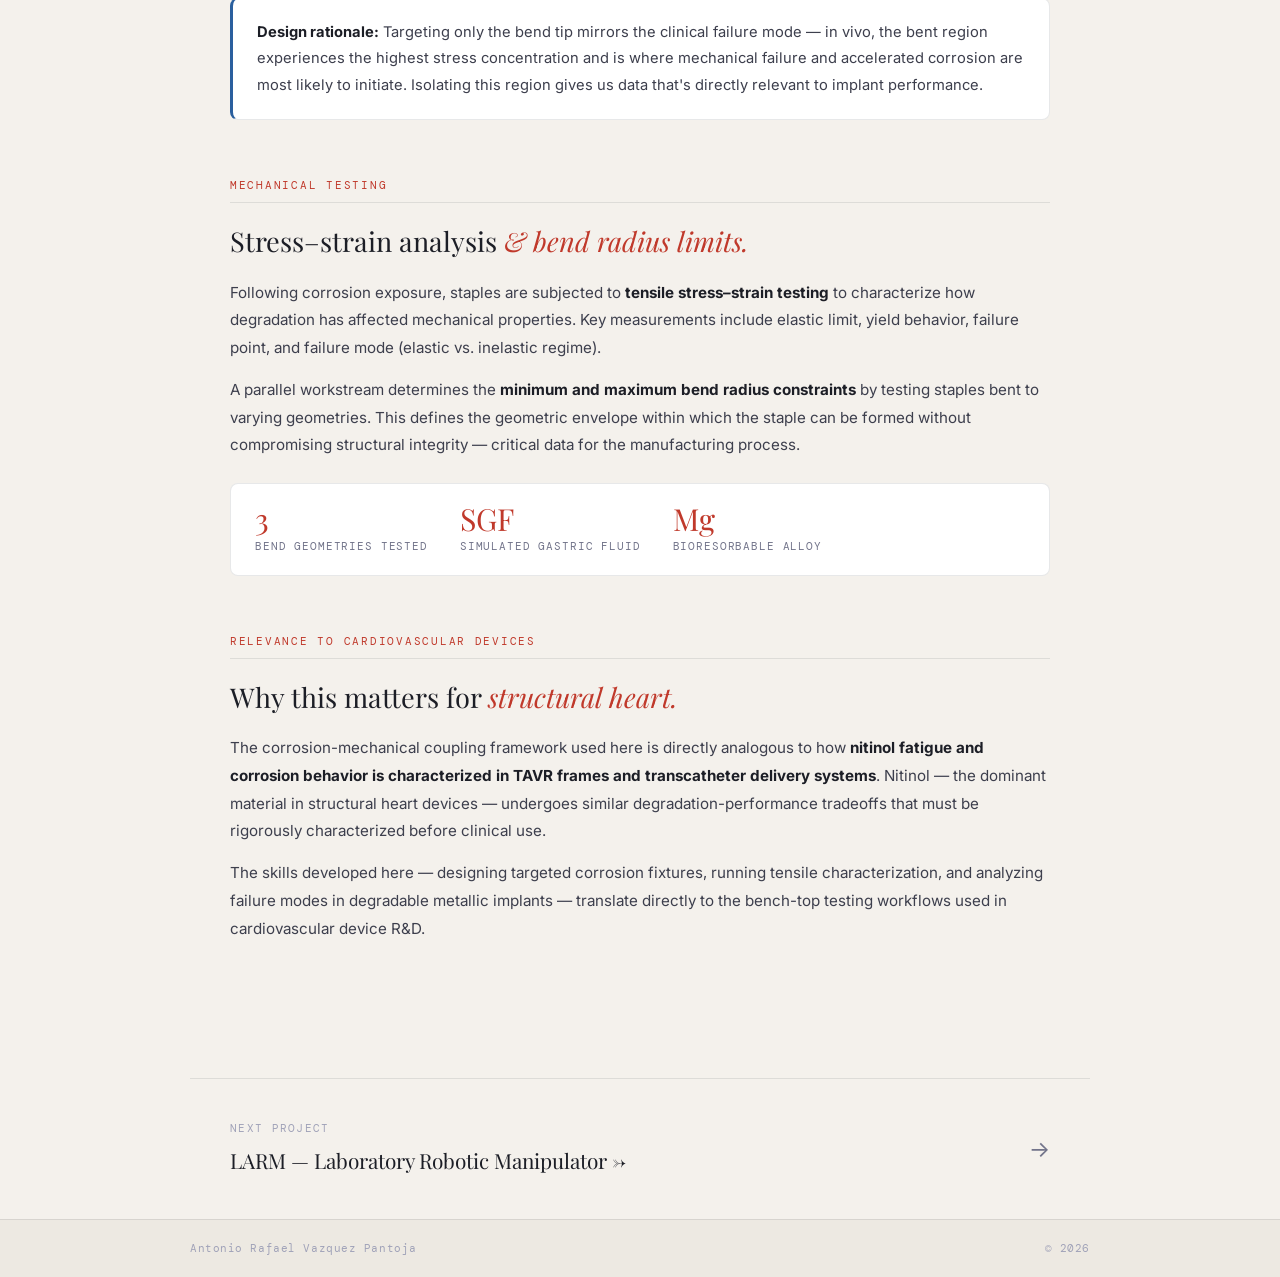
<file: magnesium.html>
<!DOCTYPE html>
<html lang="en">
<head>
  <meta charset="UTF-8"/>
  <meta name="viewport" content="width=device-width, initial-scale=1.0"/>
  <title>Mg Staple Characterization | ARVP</title>
  <link rel="stylesheet" href="project.css"/>
  <link href="https://fonts.googleapis.com/css2?family=Playfair+Display:ital,wght@0,400;0,700;1,400&family=DM+Mono:wght@300;400;500&family=Inter:wght@300;400;500;600&display=swap" rel="stylesheet"/>
</head>
<body>

  <nav class="navbar">
    <a href="index.html" class="nav-logo">ARVP</a>
    <a href="index.html#projects" class="nav-back">All Projects</a>
  </nav>

  <div class="proj-hero">
    <!-- Engineering drawing: corrosion test fixture — front view -->
    <svg class="proj-hero-drawing" viewBox="0 0 280 220" xmlns="http://www.w3.org/2000/svg" aria-hidden="true">
      <rect x="4" y="4" width="272" height="212" fill="none" stroke="#c0392b" stroke-width="0.6" opacity="0.15"/>
      <rect x="8" y="8" width="264" height="204" fill="none" stroke="#c0392b" stroke-width="0.3" opacity="0.08"/>
      <text x="14" y="22" font-family="monospace" font-size="7" fill="#c0392b" opacity="0.3">CORROSION FIXTURE — FRONT VIEW</text>
      <!-- Main platform -->
      <rect x="30" y="60" width="180" height="18" rx="1" fill="none" stroke="#c0392b" stroke-width="1.3" opacity="0.28"/>
      <!-- Perforations on platform -->
      <g stroke="#c0392b" stroke-width="0.5" opacity="0.15">
        <line x1="46" y1="62" x2="46" y2="76"/><line x1="58" y1="62" x2="58" y2="76"/>
        <line x1="70" y1="62" x2="70" y2="76"/><line x1="82" y1="62" x2="82" y2="76"/>
        <line x1="94" y1="62" x2="94" y2="76"/><line x1="106" y1="62" x2="106" y2="76"/>
        <line x1="118" y1="62" x2="118" y2="76"/><line x1="130" y1="62" x2="130" y2="76"/>
        <line x1="142" y1="62" x2="142" y2="76"/><line x1="154" y1="62" x2="154" y2="76"/>
        <line x1="166" y1="62" x2="166" y2="76"/><line x1="178" y1="62" x2="178" y2="76"/>
        <line x1="190" y1="62" x2="190" y2="76"/>
      </g>
      <!-- 4 legs -->
      <rect x="36" y="78" width="12" height="44" rx="1" fill="none" stroke="#c0392b" stroke-width="1" opacity="0.22"/>
      <rect x="68" y="78" width="12" height="44" rx="1" fill="none" stroke="#c0392b" stroke-width="1" opacity="0.22"/>
      <rect x="160" y="78" width="12" height="44" rx="1" fill="none" stroke="#c0392b" stroke-width="1" opacity="0.22"/>
      <rect x="192" y="78" width="12" height="44" rx="1" fill="none" stroke="#c0392b" stroke-width="1" opacity="0.22"/>
      <!-- V-wire shape -->
      <polyline points="44,60 90,46 120,46 156,60" fill="none" stroke="#c0392b" stroke-width="1.5" stroke-linecap="round" opacity="0.32"/>
      <!-- Bent tip hanging down into SGF -->
      <path d="M120,46 C122,50 124,54 120,58" fill="none" stroke="#c0392b" stroke-width="1.5" stroke-linecap="round" opacity="0.32"/>
      <!-- Contact points callout circles -->
      <circle cx="44" cy="60" r="4" fill="none" stroke="#c0392b" stroke-width="0.8" opacity="0.28"/>
      <circle cx="90" cy="46" r="4" fill="none" stroke="#c0392b" stroke-width="0.8" opacity="0.28"/>
      <circle cx="156" cy="60" r="4" fill="none" stroke="#c0392b" stroke-width="0.8" opacity="0.28"/>
      <!-- SGF container -->
      <rect x="98" y="108" width="44" height="28" rx="2" fill="none" stroke="#c0392b" stroke-width="1.1" opacity="0.25"/>
      <!-- Fluid level line -->
      <line x1="100" y1="118" x2="140" y2="118" stroke="#c0392b" stroke-width="0.7" stroke-dasharray="3,2" opacity="0.18"/>
      <!-- Wave suggestion in SGF -->
      <path d="M102,122 C108,120 112,124 118,122 C124,120 128,124 138,122" fill="none" stroke="#c0392b" stroke-width="0.6" opacity="0.14"/>
      <!-- Leader lines -->
      <line x1="120" y1="58" x2="180" y2="48" stroke="#c0392b" stroke-width="0.5" opacity="0.18"/>
      <text x="182" y="46" font-family="monospace" font-size="5.5" fill="#c0392b" opacity="0.28">BEND TIP</text>
      <text x="182" y="53" font-family="monospace" font-size="5" fill="#c0392b" opacity="0.22">(SGF EXPOSURE)</text>
      <line x1="120" y1="118" x2="180" y2="110" stroke="#c0392b" stroke-width="0.5" opacity="0.18"/>
      <text x="182" y="108" font-family="monospace" font-size="5.5" fill="#c0392b" opacity="0.28">SGF BATH</text>
      <line x1="90" y1="46" x2="90" y2="30" stroke="#c0392b" stroke-width="0.5" opacity="0.16"/>
      <text x="60" y="28" font-family="monospace" font-size="5.5" fill="#c0392b" opacity="0.26">4-PT V-WIRE SUPPORT</text>
      <!-- Centerline -->
      <line x1="14" y1="95" x2="266" y2="95" stroke="#c0392b" stroke-width="0.5" stroke-dasharray="6,2,1,2" opacity="0.14"/>
      <!-- Overall height dim -->
      <line x1="18" y1="60" x2="18" y2="122" stroke="#c0392b" stroke-width="0.5" opacity="0.18"/>
      <line x1="14" y1="60" x2="22" y2="60" stroke="#c0392b" stroke-width="0.5" opacity="0.18"/>
      <line x1="14" y1="122" x2="22" y2="122" stroke="#c0392b" stroke-width="0.5" opacity="0.18"/>
      <text x="2" y="94" font-family="monospace" font-size="5" fill="#c0392b" opacity="0.22" transform="rotate(-90,6,94)">80.0</text>
      <!-- Title block -->
      <rect x="140" y="182" width="130" height="30" fill="none" stroke="#c0392b" stroke-width="0.5" opacity="0.14"/>
      <line x1="140" y1="194" x2="270" y2="194" stroke="#c0392b" stroke-width="0.4" opacity="0.1"/>
      <line x1="200" y1="182" x2="200" y2="212" stroke="#c0392b" stroke-width="0.4" opacity="0.1"/>
      <text x="144" y="191" font-family="monospace" font-size="5" fill="#c0392b" opacity="0.22">CORR-FIX-001</text>
      <text x="144" y="202" font-family="monospace" font-size="5" fill="#c0392b" opacity="0.18">TAMU BME / REV B</text>
      <text x="204" y="191" font-family="monospace" font-size="5" fill="#c0392b" opacity="0.22">SCALE 1:5</text>
      <text x="204" y="202" font-family="monospace" font-size="5" fill="#c0392b" opacity="0.18">316L SS / GLASS</text>
    </svg>
    <div class="proj-label">Ethicon-Sponsored Research · Jan 2026 – Present</div>
    <h1>Bioresorbable Mg Staple<br><em>Characterization</em></h1>
    <div class="proj-meta">
      <div class="meta-item">Institution <span>Texas A&M Biomedical Engineering</span></div>
      <div class="meta-item">Sponsor <span>Ethicon (J&J MedTech)</span></div>
      <div class="meta-item">Status <span>Active</span></div>
    </div>
    <div class="proj-tags">
      <span>Corrosion Testing</span><span>Tensile Testing</span><span>Stress–Strain Analysis</span>
      <span>Bioresorbable Implants</span><span>Fixture Design</span><span>Python</span>
    </div>
    <p class="proj-summary">Conducting corrosion-mechanical coupled testing on bioabsorbable magnesium surgical staples to characterize how progressive degradation in simulated gastric fluid affects structural integrity — with direct relevance to bioresorbable cardiovascular implant design.</p>
  </div>

  <div class="proj-content">

    <div class="proj-section">
      <div class="proj-section-label">Background</div>
      <h2>Why <em>magnesium?</em></h2>
      <p>Bioresorbable implants eliminate the need for a second surgery to remove hardware — the device degrades naturally in the body over time. Magnesium alloys are promising candidates because they are biocompatible, mechanically strong, and degrade at a controlled rate.</p>
      <p>For surgical staples specifically, the staple must maintain structural integrity long enough to hold tissue together during healing, then degrade safely. The critical question is: <strong>how does corrosion affect the staple's mechanical performance over time?</strong> And since the bend is the most stressed region, what are the limits of that geometry?</p>
      <p>This research is sponsored by Ethicon — a Johnson & Johnson MedTech company and one of the world's leading surgical device manufacturers.</p>
    </div>

    <div class="proj-section">
      <div class="proj-section-label">Test Setup</div>
      <h2>Targeted corrosion <em>at the bend.</em></h2>
      <p>The test bed is specifically designed to expose <strong>only the bent tip of the staple wire</strong> to simulated gastric fluid (SGF) — isolating corrosion to the most mechanically critical region. The rest of the wire remains dry.</p>
      <p>The wire is held in a <strong>V-shape by four contact points</strong>, suspending the bent tip precisely over a glass container filled with SGF. This geometry ensures repeatable positioning across all test samples without introducing clamping stresses that would confound the corrosion data.</p>

      <div class="proj-image-grid">
        <img src="corrosion_testbed_iso.png" alt="Corrosion Test Bed — Isometric View"/>
        <img src="corrosion_testbed_section.png" alt="Corrosion Test Bed — Section View showing V-wire contact"/>
      </div>
      <p class="img-caption">Left: Isometric view of the corrosion test bed. Right: Section view showing the 4-point V-shape wire support and SGF container below.</p>

      <div class="callout">
        <p><strong>Design rationale:</strong> Targeting only the bend tip mirrors the clinical failure mode — in vivo, the bent region experiences the highest stress concentration and is where mechanical failure and accelerated corrosion are most likely to initiate. Isolating this region gives us data that's directly relevant to implant performance.</p>
      </div>
    </div>

    <div class="proj-section">
      <div class="proj-section-label">Mechanical Testing</div>
      <h2>Stress–strain analysis <em>& bend radius limits.</em></h2>
      <p>Following corrosion exposure, staples are subjected to <strong>tensile stress–strain testing</strong> to characterize how degradation has affected mechanical properties. Key measurements include elastic limit, yield behavior, failure point, and failure mode (elastic vs. inelastic regime).</p>
      <p>A parallel workstream determines the <strong>minimum and maximum bend radius constraints</strong> by testing staples bent to varying geometries. This defines the geometric envelope within which the staple can be formed without compromising structural integrity — critical data for the manufacturing process.</p>

      <div class="stats-row">
        <div class="stat-item">
          <span class="stat-val">3</span>
          <span class="stat-lbl">Bend geometries tested</span>
        </div>
        <div class="stat-item">
          <span class="stat-val">SGF</span>
          <span class="stat-lbl">Simulated gastric fluid</span>
        </div>
        <div class="stat-item">
          <span class="stat-val">Mg</span>
          <span class="stat-lbl">Bioresorbable alloy</span>
        </div>
      </div>
    </div>

    <div class="proj-section">
      <div class="proj-section-label">Relevance to Cardiovascular Devices</div>
      <h2>Why this matters for <em>structural heart.</em></h2>
      <p>The corrosion-mechanical coupling framework used here is directly analogous to how <strong>nitinol fatigue and corrosion behavior is characterized in TAVR frames and transcatheter delivery systems</strong>. Nitinol — the dominant material in structural heart devices — undergoes similar degradation-performance tradeoffs that must be rigorously characterized before clinical use.</p>
      <p>The skills developed here — designing targeted corrosion fixtures, running tensile characterization, and analyzing failure modes in degradable metallic implants — translate directly to the bench-top testing workflows used in cardiovascular device R&D.</p>
    </div>

  </div>

  <div class="next-project">
    <div>
      <div class="next-label">Next Project</div>
      <a href="larm.html" class="next-title">LARM — Laboratory Robotic Manipulator →</a>
    </div>
    <a href="larm.html" class="next-arrow">→</a>
  </div>

  <footer>
    <div class="footer-inner">
      <span>Antonio Rafael Vazquez Pantoja</span>
      <span>© 2026</span>
    </div>
  </footer>

</body>
</html>
</file>
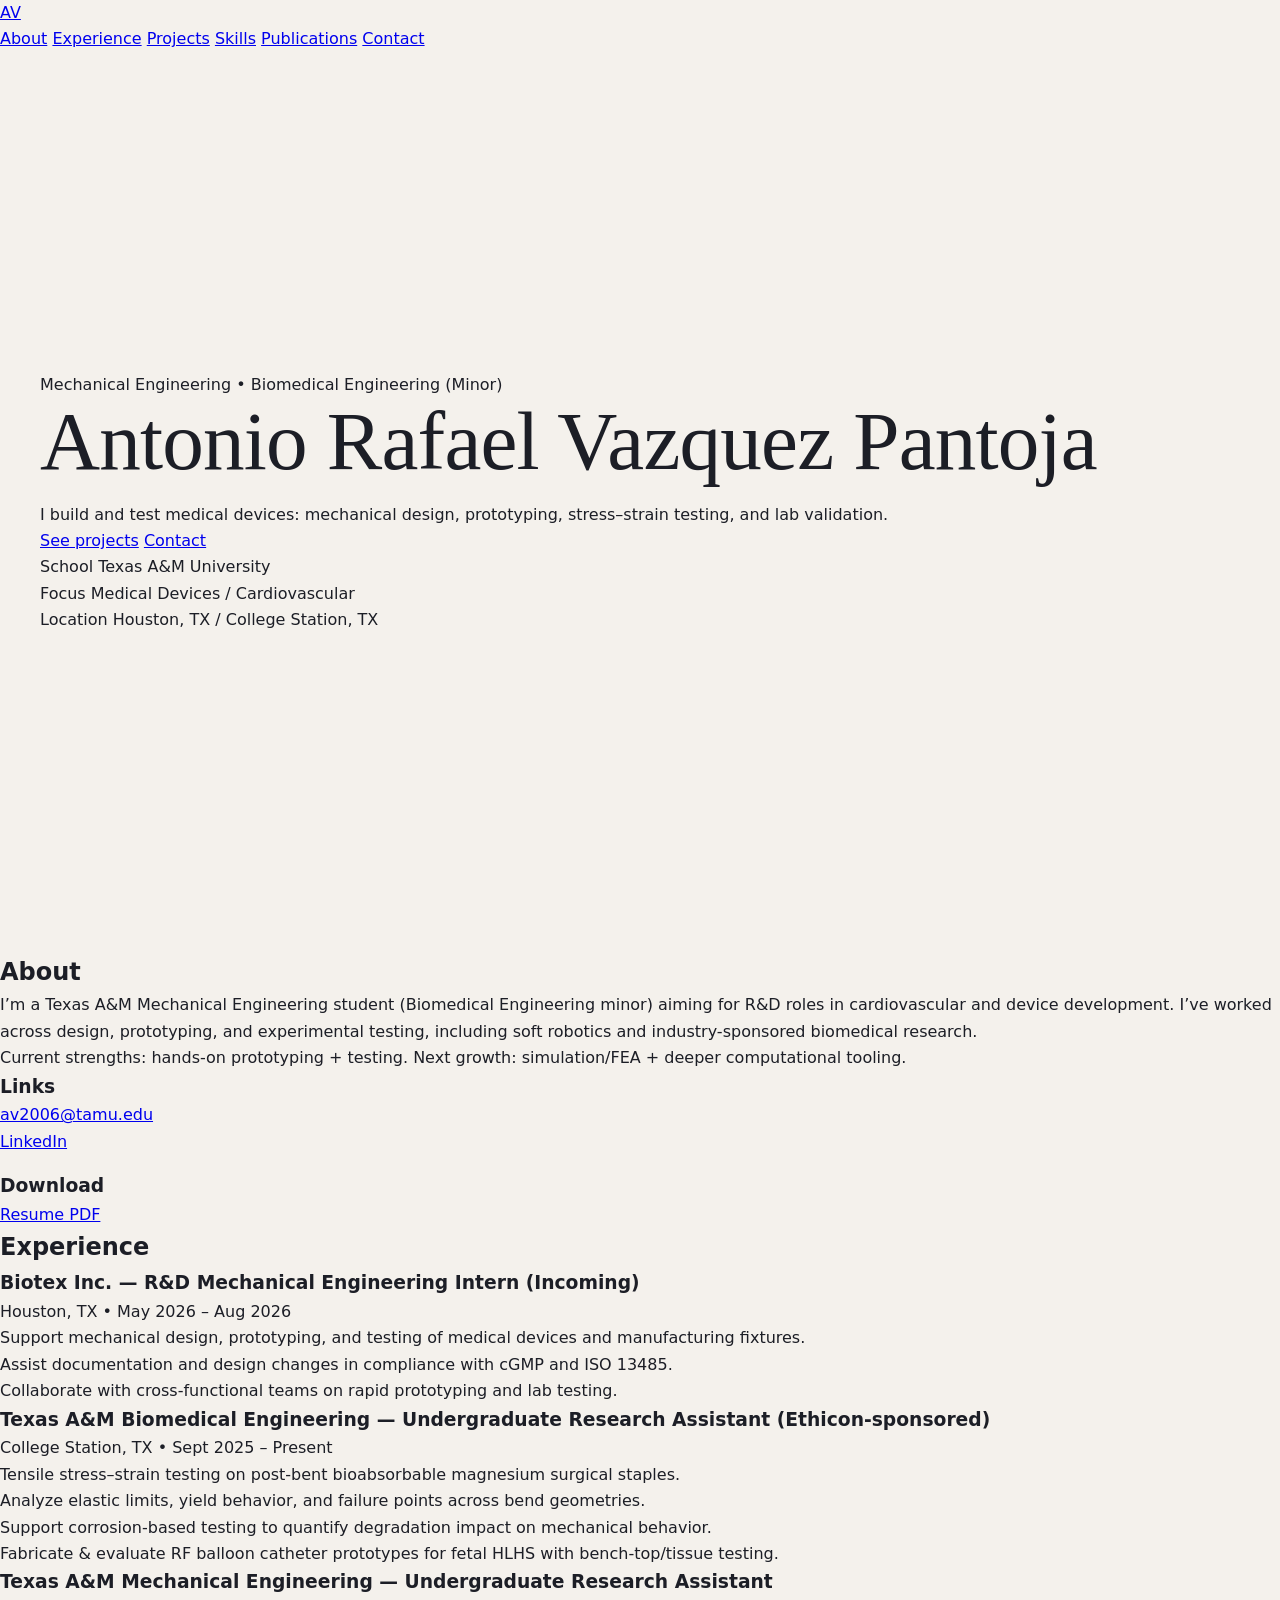
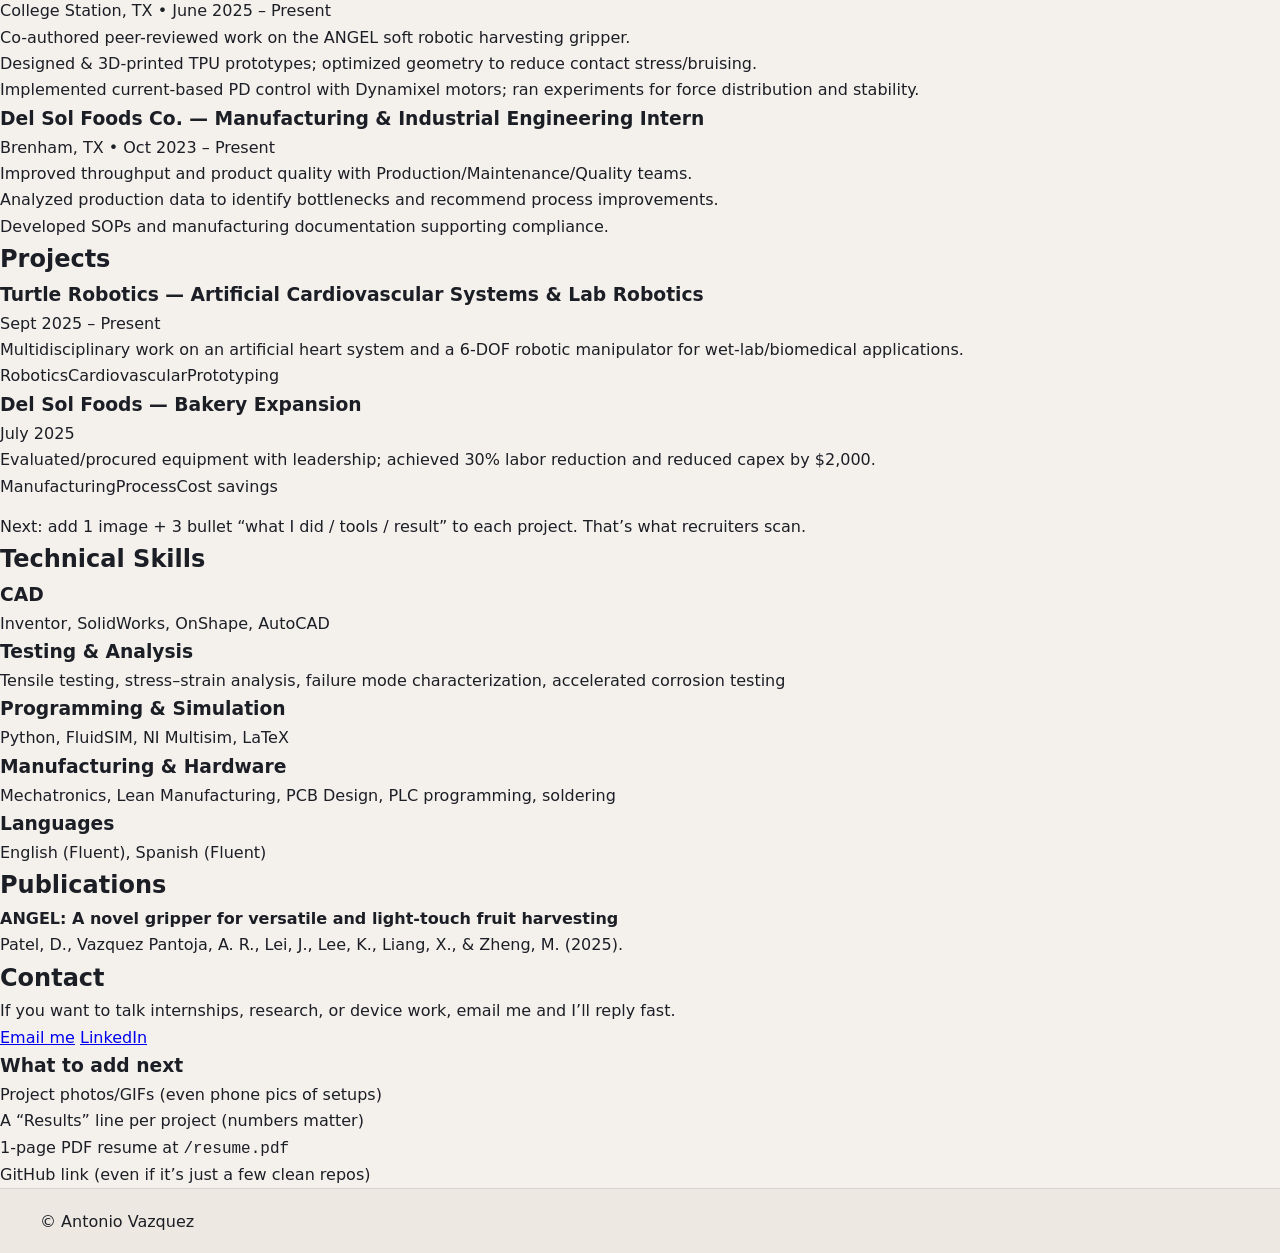
<file: preview.html>
<!doctype html>
<html lang="en">
<head>
  <meta charset="utf-8" />
  <meta name="viewport" content="width=device-width,initial-scale=1" />
  <title>Antonio Vazquez | Mechanical Engineering & Medical Devices</title>
  <meta name="description" content="Portfolio of Antonio Vazquez — Mechanical Engineering, Biomedical Engineering (medical devices), R&D, testing, design." />
  <link rel="stylesheet" href="styles.css" />
</head>

<body>
  <header class="header">
    <div class="container header__inner">
      <a class="logo" href="#top">AV</a>
      <nav class="nav">
        <a href="#about">About</a>
        <a href="#experience">Experience</a>
        <a href="#projects">Projects</a>
        <a href="#skills">Skills</a>
        <a href="#publications">Publications</a>
        <a class="btn btn--small" href="#contact">Contact</a>
      </nav>
    </div>
  </header>

  <main id="top">
    <section class="hero">
      <div class="container">
        <p class="eyebrow">Mechanical Engineering • Biomedical Engineering (Minor)</p>
        <h1>Antonio Rafael Vazquez Pantoja</h1>
        <p class="subhead">
          I build and test medical devices: mechanical design, prototyping, stress–strain testing, and lab validation.
        </p>

        <div class="cta">
          <a class="btn" href="#projects">See projects</a>
          <a class="btn btn--ghost" href="#contact">Contact</a>
        </div>

        <div class="quick">
          <div><span class="label">School</span> Texas A&M University</div>
          <div><span class="label">Focus</span> Medical Devices / Cardiovascular</div>
          <div><span class="label">Location</span> Houston, TX / College Station, TX</div>
        </div>
      </div>
    </section>

    <section id="about" class="section">
      <div class="container grid">
        <div>
          <h2>About</h2>
          <p>
            I’m a Texas A&M Mechanical Engineering student (Biomedical Engineering minor) aiming for R&D roles in
            cardiovascular and device development. I’ve worked across design, prototyping, and experimental testing,
            including soft robotics and industry-sponsored biomedical research. 
          </p>
          <p class="muted">
            Current strengths: hands-on prototyping + testing. Next growth: simulation/FEA + deeper computational tooling.
          </p>
        </div>

        <div class="card">
          <h3>Links</h3>
          <ul class="list">
            <li><a href="mailto:av2006@tamu.edu">av2006@tamu.edu</a></li>
            <li><a href="https://www.linkedin.com/in/antoniorvazquez" target="_blank" rel="noreferrer">LinkedIn</a></li>
            <!-- Add GitHub when you have it -->
            <!-- <li><a href="https://github.com/yourhandle" target="_blank" rel="noreferrer">GitHub</a></li> -->
          </ul>

          <h3 style="margin-top:16px;">Download</h3>
          <!-- If you add your resume PDF to the repo, name it resume.pdf -->
          <a class="btn btn--small" href="resume.pdf" target="_blank" rel="noreferrer">Resume PDF</a>
        </div>
      </div>
    </section>

    <section id="experience" class="section section--alt">
      <div class="container">
        <h2>Experience</h2>

        <div class="timeline">
          <article class="item">
            <div class="item__head">
              <h3>Biotex Inc. — R&D Mechanical Engineering Intern (Incoming)</h3>
              <div class="meta">Houston, TX • May 2026 – Aug 2026</div>
            </div>
            <ul>
              <li>Support mechanical design, prototyping, and testing of medical devices and manufacturing fixtures.</li>
              <li>Assist documentation and design changes in compliance with cGMP and ISO 13485.</li>
              <li>Collaborate with cross-functional teams on rapid prototyping and lab testing.</li>
            </ul>
          </article>

          <article class="item">
            <div class="item__head">
              <h3>Texas A&M Biomedical Engineering — Undergraduate Research Assistant (Ethicon-sponsored)</h3>
              <div class="meta">College Station, TX • Sept 2025 – Present</div>
            </div>
            <ul>
              <li>Tensile stress–strain testing on post-bent bioabsorbable magnesium surgical staples.</li>
              <li>Analyze elastic limits, yield behavior, and failure points across bend geometries.</li>
              <li>Support corrosion-based testing to quantify degradation impact on mechanical behavior.</li>
              <li>Fabricate & evaluate RF balloon catheter prototypes for fetal HLHS with bench-top/tissue testing.</li>
            </ul>
          </article>

          <article class="item">
            <div class="item__head">
              <h3>Texas A&M Mechanical Engineering — Undergraduate Research Assistant</h3>
              <div class="meta">College Station, TX • June 2025 – Present</div>
            </div>
            <ul>
              <li>Co-authored peer-reviewed work on the ANGEL soft robotic harvesting gripper.</li>
              <li>Designed & 3D-printed TPU prototypes; optimized geometry to reduce contact stress/bruising.</li>
              <li>Implemented current-based PD control with Dynamixel motors; ran experiments for force distribution and stability.</li>
            </ul>
          </article>

          <article class="item">
            <div class="item__head">
              <h3>Del Sol Foods Co. — Manufacturing & Industrial Engineering Intern</h3>
              <div class="meta">Brenham, TX • Oct 2023 – Present</div>
            </div>
            <ul>
              <li>Improved throughput and product quality with Production/Maintenance/Quality teams.</li>
              <li>Analyzed production data to identify bottlenecks and recommend process improvements.</li>
              <li>Developed SOPs and manufacturing documentation supporting compliance.</li>
            </ul>
          </article>
        </div>
      </div>
    </section>

    <section id="projects" class="section">
      <div class="container">
        <h2>Projects</h2>

        <div class="cards">
          <article class="card">
            <h3>Turtle Robotics — Artificial Cardiovascular Systems & Lab Robotics</h3>
            <p class="meta">Sept 2025 – Present</p>
            <p>Multidisciplinary work on an artificial heart system and a 6-DOF robotic manipulator for wet-lab/biomedical applications.</p>
            <div class="tags">
              <span>Robotics</span><span>Cardiovascular</span><span>Prototyping</span>
            </div>
          </article>

          <article class="card">
            <h3>Del Sol Foods — Bakery Expansion</h3>
            <p class="meta">July 2025</p>
            <p>Evaluated/procured equipment with leadership; achieved 30% labor reduction and reduced capex by $2,000.</p>
            <div class="tags">
              <span>Manufacturing</span><span>Process</span><span>Cost savings</span>
            </div>
          </article>

          <!-- Add 2–4 more project cards with photos later -->
        </div>

        <p class="muted" style="margin-top:14px;">
          Next: add 1 image + 3 bullet “what I did / tools / result” to each project. That’s what recruiters scan.
        </p>
      </div>
    </section>

    <section id="skills" class="section section--alt">
      <div class="container">
        <h2>Technical Skills</h2>

        <div class="skillgrid">
          <div class="skill">
            <h3>CAD</h3>
            <p>Inventor, SolidWorks, OnShape, AutoCAD</p>
          </div>
          <div class="skill">
            <h3>Testing & Analysis</h3>
            <p>Tensile testing, stress–strain analysis, failure mode characterization, accelerated corrosion testing</p>
          </div>
          <div class="skill">
            <h3>Programming & Simulation</h3>
            <p>Python, FluidSIM, NI Multisim, LaTeX</p>
          </div>
          <div class="skill">
            <h3>Manufacturing & Hardware</h3>
            <p>Mechatronics, Lean Manufacturing, PCB Design, PLC programming, soldering</p>
          </div>
          <div class="skill">
            <h3>Languages</h3>
            <p>English (Fluent), Spanish (Fluent)</p>
          </div>
        </div>
      </div>
    </section>

    <section id="publications" class="section">
      <div class="container">
        <h2>Publications</h2>
        <div class="card">
          <p><strong>ANGEL: A novel gripper for versatile and light-touch fruit harvesting</strong></p>
          <p class="muted">Patel, D., Vazquez Pantoja, A. R., Lei, J., Lee, K., Liang, X., & Zheng, M. (2025).</p>
          <!-- Add DOI / link when available -->
        </div>
      </div>
    </section>

    <section id="contact" class="section section--alt">
      <div class="container grid">
        <div>
          <h2>Contact</h2>
          <p>If you want to talk internships, research, or device work, email me and I’ll reply fast.</p>
          <p class="contactline">
            <a class="btn" href="mailto:av2006@tamu.edu">Email me</a>
            <a class="btn btn--ghost" href="https://www.linkedin.com/in/antoniorvazquez" target="_blank" rel="noreferrer">LinkedIn</a>
          </p>
        </div>

        <div class="card">
          <h3>What to add next</h3>
          <ol class="list">
            <li>Project photos/GIFs (even phone pics of setups)</li>
            <li>A “Results” line per project (numbers matter)</li>
            <li>1-page PDF resume at <code>/resume.pdf</code></li>
            <li>GitHub link (even if it’s just a few clean repos)</li>
          </ol>
        </div>
      </div>
    </section>
  </main>

  <footer class="footer">
    <div class="container">
      <span>© <span id="year"></span> Antonio Vazquez</span>
    </div>
  </footer>

  <script src="script.js"></script>
</body>
</html>
</file>
<file: project.css>
/* ============================================================
   Project Detail Pages — Light theme, engineering drawing aesthetic
   Matches main portfolio styles
   ============================================================ */

:root {
  --bg:        #f4f1ec;
  --bg-2:      #ede9e2;
  --bg-3:      #e4dfda;
  --ink:       #1c1e26;
  --ink-2:     #3d3f4d;
  --ink-3:     #72748a;
  --ink-4:     #a0a2b8;
  --red:       #c0392b;
  --navy:      #2a5f9e;
  --border:    rgba(28,30,38,0.10);
  --border-2:  rgba(28,30,38,0.06);

  --serif: 'Playfair Display', Georgia, serif;
  --sans:  'Inter', system-ui, sans-serif;
  --mono:  'DM Mono', 'Fira Mono', monospace;

  --max-w: 900px;
  --r: 8px;
  --ease: cubic-bezier(0.4,0,0.2,1);
}

*, *::before, *::after { box-sizing: border-box; margin: 0; padding: 0; }
html { scroll-behavior: smooth; font-size: 16px; }
body { font-family: var(--sans); background: var(--bg); color: var(--ink); line-height: 1.7; }

/* ── NAVBAR ── */
.navbar {
  position: fixed; top: 0; left: 0; right: 0; z-index: 200;
  display: flex; align-items: center; justify-content: space-between;
  padding: 0 2.5rem; height: 54px;
  background: rgba(244,241,236,0.92);
  backdrop-filter: blur(12px);
  border-bottom: 1px solid var(--border);
}
.nav-logo {
  font-family: var(--mono); font-size: 0.82rem; font-weight: 500;
  letter-spacing: 0.2em; color: var(--red); text-decoration: none;
}
.nav-back {
  display: flex; align-items: center; gap: 0.5rem;
  font-family: var(--mono); font-size: 0.75rem;
  color: var(--ink-3); text-decoration: none;
  letter-spacing: 0.08em; text-transform: uppercase;
  transition: color 0.18s;
}
.nav-back::before { content: '←'; margin-right: 0.2rem; }
.nav-back:hover { color: var(--ink); }

/* ── PROJECT HERO ── */
.proj-hero {
  padding: 100px 2.5rem 48px;
  max-width: var(--max-w); margin: 0 auto;
  border-bottom: 1px solid var(--border);
  position: relative;
}

/* Engineering drawing watermark in hero */
.proj-hero-drawing {
  position: absolute; right: -20px; top: 60px;
  width: 280px; height: 220px;
  pointer-events: none; opacity: 1;
}

.proj-label {
  font-family: var(--mono); font-size: 0.7rem;
  color: var(--ink-4); letter-spacing: 0.18em;
  text-transform: uppercase; margin-bottom: 0.9rem;
}
.proj-hero h1 {
  font-family: var(--serif);
  font-size: clamp(2rem, 5vw, 3.4rem);
  font-weight: 400; line-height: 1.1; margin-bottom: 1rem;
  max-width: 560px;
}
.proj-hero h1 em { font-style: italic; color: var(--red); }

.proj-hero .proj-meta {
  display: flex; flex-wrap: wrap; gap: 1.2rem; margin-bottom: 1rem;
}
.meta-item { font-family: var(--mono); font-size: 0.72rem; color: var(--ink-3); letter-spacing: 0.04em; }
.meta-item span { color: var(--navy); }

.proj-tags { display: flex; gap: 0.4rem; flex-wrap: wrap; margin-bottom: 1.2rem; }
.proj-tags span {
  font-family: var(--mono); font-size: 0.63rem;
  padding: 0.18rem 0.55rem; border-radius: 3px;
  background: var(--bg-2); color: var(--ink-3);
  border: 1px solid var(--border); letter-spacing: 0.05em;
}

.proj-summary {
  font-size: 1rem; color: var(--ink-2); max-width: 600px; line-height: 1.78;
}

/* ── CONTENT ── */
.proj-content {
  max-width: var(--max-w); margin: 0 auto;
  padding: 3.5rem 2.5rem 5rem;
}

.proj-section { margin-bottom: 3.5rem; }

.proj-section-label {
  font-family: var(--mono); font-size: 0.68rem;
  color: var(--red); letter-spacing: 0.16em;
  text-transform: uppercase; margin-bottom: 0.9rem;
  padding-bottom: 0.5rem; border-bottom: 1px solid var(--border);
}
.proj-section h2 {
  font-family: var(--serif); font-size: 1.7rem;
  font-weight: 400; margin-bottom: 0.9rem;
}
.proj-section h2 em { font-style: italic; color: var(--red); }
.proj-section p { color: var(--ink-2); font-size: 0.95rem; line-height: 1.82; margin-bottom: 0.9rem; }
.proj-section p strong { color: var(--ink); }

/* ── ENGINEERING DRAWING PANELS ── */
.drawing-panel {
  background: #fff;
  border: 1px solid var(--border);
  border-radius: var(--r);
  padding: 1.5rem;
  margin: 1.5rem 0;
  position: relative;
  overflow: hidden;
}
/* Title block corner */
.drawing-panel::after {
  content: '';
  position: absolute; bottom: 0; right: 0;
  width: 120px; height: 36px;
  border-top: 1px solid var(--border);
  border-left: 1px solid var(--border);
}

.drawing-panel svg { display: block; width: 100%; }

.drawing-caption {
  font-family: var(--mono); font-size: 0.68rem;
  color: var(--ink-4); letter-spacing: 0.06em;
  text-align: center; margin-top: 0.6rem;
  text-transform: uppercase;
}

/* ── IMAGES ── */
.proj-image {
  width: 100%; border-radius: var(--r);
  border: 1px solid var(--border);
  margin: 1.5rem 0; display: block;
  background: var(--bg-2);
}
.proj-image-grid {
  display: grid; grid-template-columns: 1fr 1fr;
  gap: 1rem; margin: 1.5rem 0;
}
.proj-image-grid img {
  width: 100%; border-radius: var(--r);
  border: 1px solid var(--border); display: block;
}
.img-caption {
  font-family: var(--mono); font-size: 0.68rem;
  color: var(--ink-4); text-align: center;
  margin-top: -0.75rem; margin-bottom: 1.5rem;
  letter-spacing: 0.04em;
}

/* ── VIDEO ── */
.proj-video {
  width: 100%; border-radius: var(--r);
  border: 1px solid var(--border); display: block;
  margin: 1.5rem 0; background: var(--bg-3);
  max-height: 420px; object-fit: cover;
}

/* ── CALLOUT ── */
.callout {
  background: #fff; border: 1px solid var(--border);
  border-left: 3px solid var(--navy);
  border-radius: var(--r); padding: 1.25rem 1.5rem; margin: 1.5rem 0;
}
.callout p { margin: 0; font-size: 0.92rem; color: var(--ink-2); }
.callout p strong { color: var(--ink); }

/* ── ITERATION CARDS ── */
.iteration-grid {
  display: grid; grid-template-columns: repeat(3,1fr);
  gap: 1rem; margin: 1.5rem 0;
}
.iteration-card {
  background: #fff; border: 1px solid var(--border);
  border-radius: var(--r); padding: 1.1rem;
}
.iteration-num {
  font-family: var(--mono); font-size: 0.65rem;
  color: var(--ink-4); letter-spacing: 0.1em;
  text-transform: uppercase; margin-bottom: 0.4rem;
}
.iteration-card h4 { font-size: 0.9rem; font-weight: 600; margin-bottom: 0.4rem; }
.iteration-card p { font-size: 0.83rem; color: var(--ink-2); margin: 0; line-height: 1.55; }
.iteration-card.active { border-color: rgba(42,95,158,0.3); }
.iteration-card.active .iteration-num { color: var(--navy); }

/* ── STATS ROW ── */
.stats-row {
  display: flex; gap: 2rem; flex-wrap: wrap;
  padding: 1.25rem 1.5rem; margin: 1.5rem 0;
  background: #fff; border: 1px solid var(--border);
  border-radius: var(--r);
}
.stat-item { display: flex; flex-direction: column; gap: 0.15rem; }
.stat-val { font-family: var(--serif); font-size: 1.9rem; color: var(--red); line-height: 1; }
.stat-lbl { font-family: var(--mono); font-size: 0.67rem; color: var(--ink-3); letter-spacing: 0.08em; text-transform: uppercase; }

/* ── NEXT PROJECT ── */
.next-project {
  border-top: 1px solid var(--border);
  padding: 2.5rem 2.5rem;
  max-width: var(--max-w); margin: 0 auto;
  display: flex; justify-content: space-between; align-items: center;
}
.next-label { font-family: var(--mono); font-size: 0.68rem; color: var(--ink-4); letter-spacing: 0.12em; text-transform: uppercase; margin-bottom: 0.35rem; }
.next-title { font-family: var(--serif); font-size: 1.3rem; color: var(--ink); text-decoration: none; transition: color 0.18s; display: block; }
.next-title:hover { color: var(--red); }
.next-arrow { font-size: 1.4rem; color: var(--ink-3); text-decoration: none; transition: color 0.18s, transform 0.18s; display: inline-block; }
.next-arrow:hover { color: var(--ink); transform: translateX(4px); }

/* ── FOOTER ── */
footer { border-top: 1px solid var(--border); padding: 1.2rem 2.5rem; background: var(--bg-2); }
.footer-inner {
  max-width: var(--max-w); margin: 0 auto;
  display: flex; justify-content: space-between;
  font-family: var(--mono); font-size: 0.7rem;
  color: var(--ink-4); letter-spacing: 0.05em;
}

/* ── RESPONSIVE ── */
@media (max-width: 640px) {
  .proj-hero { padding: 90px 1.25rem 36px; }
  .proj-hero-drawing { display: none; }
  .proj-content { padding: 2.5rem 1.25rem 4rem; }
  .proj-image-grid { grid-template-columns: 1fr; }
  .iteration-grid { grid-template-columns: 1fr; }
  .stats-row { gap: 1.5rem; }
  .next-project { flex-direction: column; gap: 1rem; align-items: flex-start; }
  .footer-inner { flex-direction: column; gap: 0.3rem; }
}
</file>
<file: styles.css>
/* ============================================================
   ARVP Portfolio — Light redesign
   Palette: warm off-white bg, deep navy text, medical crimson + blue accents
   Type: Playfair Display (headings) + Inter (body) + DM Mono (labels/code)
   ============================================================ */

:root {
  --bg:        #f4f1ec;
  --bg-2:      #ede9e2;
  --bg-3:      #e4dfda;
  --ink:       #1c1e26;
  --ink-2:     #3d3f4d;
  --ink-3:     #72748a;
  --ink-4:     #a0a2b8;
  --red:   #c0392b;
  --navy:      #2a5f9e;
  --gold:      #c8963a;
  --border:    rgba(28,30,38,0.1);
  --border-2:  rgba(28,30,38,0.06);

  --serif: 'Playfair Display', Georgia, serif;
  --sans:  'Inter', system-ui, sans-serif;
  --mono:  'DM Mono', 'Fira Mono', monospace;

  --max: 1140px;
  --r: 8px;
  --ease: cubic-bezier(0.4,0,0.2,1);
}

*, *::before, *::after { box-sizing: border-box; margin: 0; padding: 0; }
html { font-size: 16px; scroll-behavior: smooth; }
body { font-family: var(--sans); background: var(--bg); color: var(--ink); line-height: 1.65; overflow-x: hidden; }

/* ── NAVBAR ── */
.navbar {
  position: fixed; top: 0; left: 0; right: 0; z-index: 300;
  display: flex; align-items: center; justify-content: space-between;
  padding: 0 2.5rem; height: 54px;
  background: rgba(244,241,236,0.92);
  backdrop-filter: blur(12px);
  border-bottom: 1px solid var(--border);
}
.nav-logo { font-family: var(--mono); font-size: 0.82rem; font-weight: 500; letter-spacing: 0.2em; color: var(--red); }
.nav-links { display: flex; gap: 1.8rem; list-style: none; }
.nav-links a { font-size: 0.82rem; font-weight: 500; color: var(--ink-2); text-decoration: none; letter-spacing: 0.02em; transition: color 0.18s; }
.nav-links a:hover { color: var(--ink); }
.nav-toggle { display: none; background: none; border: none; font-size: 1.3rem; cursor: pointer; color: var(--ink); }

/* ── HERO ── */
.hero {
  position: relative; min-height: 100vh;
  display: flex; align-items: center;
  padding: 0 2.5rem; overflow: hidden;
  background: var(--bg);
}

.hero-art {
  position: absolute; inset: 0; pointer-events: none; z-index: 0;
  overflow: hidden;
}

.art-heart {
  position: absolute; right: -40px; top: 50%;
  transform: translateY(-52%);
  width: 520px; height: 520px;
  color: var(--red);
}

.art-catheter {
  position: absolute; bottom: 22%; left: 0; right: 0;
  width: 100%; height: 90px;
  color: var(--navy);
}

.art-ecg {
  position: absolute; bottom: 0; left: 0; right: 0;
  width: 100%; height: 44px;
  color: var(--red);
  opacity: 0.22;
}

.hero-content {
  position: relative; z-index: 1;
  max-width: var(--max); margin: 0 auto;
  padding-top: 54px;
  max-width: 680px;
}

.hero-tag {
  display: inline-flex; align-items: center; gap: 0.6rem;
  font-family: var(--mono); font-size: 0.73rem;
  color: var(--ink-3); letter-spacing: 0.1em;
  text-transform: uppercase; margin-bottom: 1.4rem;
}
.htag-dot {
  width: 7px; height: 7px; border-radius: 50%; background: var(--navy);
  animation: blink 2.2s ease-in-out infinite;
}
@keyframes blink { 0%,100%{opacity:1;transform:scale(1)} 50%{opacity:0.4;transform:scale(0.8)} }

.hero h1 {
  font-family: var(--serif);
  font-size: clamp(3rem, 6.5vw, 5.5rem);
  line-height: 1.05; font-weight: 400;
  color: var(--ink); margin-bottom: 1rem;
  letter-spacing: -0.01em;
}
.hero h1 em { font-style: italic; color: var(--red); }

.hero-sub {
  font-family: var(--mono); font-size: 0.78rem;
  color: var(--navy); letter-spacing: 0.1em;
  text-transform: uppercase; margin-bottom: 1.2rem;
}

.hero-p {
  font-size: 1rem; color: var(--ink-2); max-width: 520px;
  line-height: 1.75; margin-bottom: 2rem;
}

.hero-cta { display: flex; gap: 0.75rem; margin-bottom: 2.5rem; flex-wrap: wrap; }

.btn-fill {
  display: inline-block; background: var(--ink); color: #fff;
  font-family: var(--sans); font-weight: 600; font-size: 0.85rem;
  padding: 0.65rem 1.5rem; border-radius: 4px; text-decoration: none;
  letter-spacing: 0.02em; transition: background 0.18s, transform 0.18s;
}
.btn-fill:hover { background: var(--red); transform: translateY(-1px); }

.btn-line {
  display: inline-block; border: 1.5px solid var(--border);
  color: var(--ink-2); font-size: 0.85rem; font-weight: 500;
  padding: 0.65rem 1.5rem; border-radius: 4px; text-decoration: none;
  transition: border-color 0.18s, color 0.18s;
}
.btn-line:hover { border-color: var(--ink-2); color: var(--ink); }

.hero-stats {
  display: flex; align-items: center; gap: 1.75rem;
  padding: 1.25rem 1.5rem;
  background: #fff;
  border: 1px solid var(--border);
  border-radius: var(--r);
  width: fit-content;
  box-shadow: 0 2px 12px rgba(28,30,38,0.06);
}
.hstat { display: flex; flex-direction: column; gap: 0.1rem; }
.hstat b { font-family: var(--serif); font-size: 1.6rem; color: var(--ink); line-height: 1; font-weight: 700; }
.hstat span { font-family: var(--mono); font-size: 0.68rem; color: var(--ink-3); letter-spacing: 0.07em; text-transform: uppercase; }
.hdiv { width: 1px; height: 36px; background: var(--border); }

/* ── SECTION TAG ── */
.sec-tag {
  font-family: var(--mono); font-size: 0.7rem;
  color: var(--ink-4); letter-spacing: 0.2em;
  text-transform: uppercase; margin-bottom: 0.7rem;
}

/* shared section h2 */
.about-sec h2, .exp-sec h2, .proj-sec h2, .skills-sec h2, .contact-col h2 {
  font-family: var(--serif); font-size: clamp(1.8rem, 3.5vw, 2.6rem);
  font-weight: 400; line-height: 1.15; margin-bottom: 1.5rem;
}
.about-sec h2 em, .exp-sec h2 em, .proj-sec h2 em, .skills-sec h2 em, .contact-col h2 em {
  font-style: italic; color: var(--red);
}

/* ── ABOUT ── */
.about-sec {
  display: grid; grid-template-columns: 260px 1fr;
  gap: 3rem; align-items: center;
  max-width: var(--max); margin: 0 auto;
  padding: 5rem 2.5rem;
  border-top: 1px solid var(--border);
}

.about-left { display: flex; justify-content: center; align-items: center; }
.valve-svg { width: 200px; height: 200px; color: var(--red); }

.about-right p { font-size: 0.95rem; color: var(--ink-2); line-height: 1.75; margin-bottom: 0.9rem; }
.about-right p strong { color: var(--ink); }

.about-pills { display: flex; gap: 1.5rem; margin-top: 1.2rem; flex-wrap: wrap; }
.pill-group { display: flex; flex-direction: column; gap: 0.4rem; }
.pill-label { font-family: var(--mono); font-size: 0.68rem; color: var(--ink-4); letter-spacing: 0.12em; text-transform: uppercase; margin-bottom: 0.2rem; }
.pill {
  display: inline-block; font-size: 0.8rem; color: var(--ink-2);
  background: var(--bg-2); border: 1px solid var(--border);
  padding: 0.25rem 0.7rem; border-radius: 20px;
  font-family: var(--sans); width: fit-content;
}
.pill.active { background: #fff; border-color: var(--navy); color: var(--navy); }

/* ── EXPERIENCE ── */
.exp-sec {
  max-width: var(--max); margin: 0 auto;
  padding: 4rem 2.5rem;
  border-top: 1px solid var(--border);
}

.exp-list { display: flex; flex-direction: column; }

.exp-row {
  display: grid; grid-template-columns: 160px 1fr;
  gap: 1.5rem; padding: 1.4rem 0;
  border-bottom: 1px solid var(--border-2);
}
.exp-row:first-child { border-top: 1px solid var(--border-2); }

.exp-meta { display: flex; flex-direction: column; gap: 0.4rem; padding-top: 0.1rem; }
.exp-date { font-family: var(--mono); font-size: 0.72rem; color: var(--ink-3); letter-spacing: 0.04em; }
.badge-incoming {
  display: inline-block; font-family: var(--mono); font-size: 0.62rem;
  padding: 0.15rem 0.5rem; border-radius: 3px; width: fit-content;
  background: rgba(176,74,110,0.1); color: var(--red);
  border: 1px solid rgba(176,74,110,0.2); letter-spacing: 0.06em; text-transform: uppercase;
}
.exp-org { font-size: 0.95rem; font-weight: 600; color: var(--ink); margin-bottom: 0.15rem; }
.exp-role { font-family: var(--mono); font-size: 0.73rem; color: var(--navy); margin-bottom: 0.6rem; letter-spacing: 0.02em; }
.exp-body ul { padding-left: 1rem; display: flex; flex-direction: column; gap: 0.3rem; }
.exp-body li { font-size: 0.88rem; color: var(--ink-2); line-height: 1.6; }

/* ── PROJECTS ── */
.proj-sec {
  position: relative; overflow: hidden;
  max-width: var(--max); margin: 0 auto;
  padding: 4rem 2.5rem;
  border-top: 1px solid var(--border);
}

.proj-watermark {
  position: absolute; top: 0; left: 0; right: 0;
  width: 100%; height: 180px;
  color: var(--navy); pointer-events: none;
}

/* Featured top 2 */
.proj-top {
  display: grid; grid-template-columns: 1fr 1fr;
  gap: 1.25rem; margin-bottom: 1.25rem;
}

.pcard-big {
  background: #fff;
  border: 1px solid var(--border);
  border-radius: var(--r);
  padding: 1.75rem;
  display: flex; flex-direction: column; gap: 0.75rem;
  text-decoration: none; color: inherit;
  transition: border-color 0.2s var(--ease), box-shadow 0.2s var(--ease), transform 0.2s var(--ease);
  position: relative; overflow: hidden;
}
.pcard-big::after {
  content: ''; position: absolute; top: 0; left: 0; right: 0; height: 2px;
  background: linear-gradient(90deg, var(--red), var(--navy));
  opacity: 0; transition: opacity 0.2s;
}
.pcard-big:hover { border-color: rgba(28,30,38,0.18); box-shadow: 0 6px 24px rgba(28,30,38,0.08); transform: translateY(-2px); }
.pcard-big:hover::after { opacity: 1; }

.pcb-num { font-family: var(--mono); font-size: 0.68rem; color: var(--ink-4); letter-spacing: 0.1em; }
.pcb-tags { display: flex; gap: 0.4rem; flex-wrap: wrap; }
.pcb-tags span {
  font-family: var(--mono); font-size: 0.63rem;
  padding: 0.18rem 0.55rem; border-radius: 3px;
  background: var(--bg-2); color: var(--ink-3);
  border: 1px solid var(--border); letter-spacing: 0.05em;
}
.pcb-svg {
  width: 100%; height: 90px;
  color: var(--red); border-radius: 6px;
  background: var(--bg); border: 1px solid var(--border-2);
  padding: 0.5rem;
}
.pcard-big h3 { font-size: 1.05rem; font-weight: 600; color: var(--ink); line-height: 1.3; }
.pcard-big p { font-size: 0.87rem; color: var(--ink-2); line-height: 1.65; flex: 1; }
.pcb-foot { display: flex; justify-content: space-between; align-items: flex-end; gap: 0.5rem; flex-wrap: wrap; }
.pcb-foot > span:first-child { font-family: var(--mono); font-size: 0.68rem; color: var(--navy); letter-spacing: 0.04em; }
.view-link { font-family: var(--mono); font-size: 0.72rem; color: var(--red); letter-spacing: 0.06em; transition: letter-spacing 0.2s; white-space: nowrap; }
.pcard-big:hover .view-link { letter-spacing: 0.12em; }

/* Bottom 3 smaller */
.proj-bottom {
  display: grid; grid-template-columns: 1fr 1fr 1fr;
  gap: 1.25rem;
}

.pcard-sm {
  background: var(--bg-2);
  border: 1px solid var(--border);
  border-radius: var(--r);
  padding: 1.4rem;
  display: flex; flex-direction: column; gap: 0.6rem;
  text-decoration: none; color: inherit;
  transition: background 0.18s, border-color 0.18s, transform 0.18s;
}
.pcard-sm:hover { background: #fff; border-color: rgba(28,30,38,0.16); transform: translateY(-2px); }

.psm-num { font-family: var(--mono); font-size: 0.65rem; color: var(--ink-4); letter-spacing: 0.1em; }
.psm-tags { display: flex; gap: 0.35rem; flex-wrap: wrap; }
.psm-tags span { font-family: var(--mono); font-size: 0.6rem; padding: 0.15rem 0.5rem; border-radius: 3px; background: var(--bg-3); color: var(--ink-3); border: 1px solid var(--border); letter-spacing: 0.04em; }
.psm-svg { width: 100%; height: 76px; color: var(--navy); border-radius: 5px; background: var(--bg); border: 1px solid var(--border-2); }
.psm-video { width: 100%; height: 76px; object-fit: cover; border-radius: 5px; border: 1px solid var(--border-2); display: block; background: var(--bg-3); }
.pcard-sm h3 { font-size: 0.92rem; font-weight: 600; color: var(--ink); line-height: 1.3; }
.pcard-sm p { font-size: 0.82rem; color: var(--ink-2); line-height: 1.6; flex: 1; }
.view-link-sm { font-family: var(--mono); font-size: 0.68rem; color: var(--red); letter-spacing: 0.06em; transition: letter-spacing 0.2s; }
.pcard-sm:hover .view-link-sm { letter-spacing: 0.12em; }

/* ── SKILLS ── */
.skills-sec {
  max-width: var(--max); margin: 0 auto;
  padding: 4rem 2.5rem;
  border-top: 1px solid var(--border);
}

.skills-grid {
  border: 1px solid var(--border); border-radius: var(--r);
  overflow: hidden; background: #fff;
}
.sk-row {
  display: grid; grid-template-columns: 190px 1fr;
  gap: 1.5rem; padding: 1rem 1.5rem;
  border-bottom: 1px solid var(--border-2);
  transition: background 0.15s;
}
.sk-row:last-child { border-bottom: none; }
.sk-row:hover { background: var(--bg); }
.sk-cat { font-family: var(--mono); font-size: 0.72rem; color: var(--red); letter-spacing: 0.08em; text-transform: uppercase; font-weight: 500; padding-top: 0.15rem; }
.sk-vals { font-size: 0.88rem; color: var(--ink-2); line-height: 1.6; }

/* ── BOTTOM DUO ── */
.bottom-duo {
  display: grid; grid-template-columns: 1fr 1fr;
  gap: 2rem; max-width: var(--max); margin: 0 auto;
  padding: 4rem 2.5rem;
  border-top: 1px solid var(--border);
}

.pub-card {
  display: flex; gap: 1.5rem; align-items: flex-start;
  background: #fff; border: 1px solid var(--border);
  border-radius: var(--r); padding: 1.5rem;
  border-left: 3px solid var(--red);
}
.pub-yr { font-family: var(--serif); font-size: 2rem; color: var(--red); line-height: 1; flex-shrink: 0; }
.pub-body h3 { font-size: 0.95rem; font-weight: 600; margin-bottom: 0.4rem; line-height: 1.4; }
.pub-auth { font-size: 0.82rem; color: var(--ink-2); margin-bottom: 0.2rem; }
.pub-venue { font-family: var(--mono); font-size: 0.68rem; color: var(--navy); letter-spacing: 0.08em; text-transform: uppercase; margin-bottom: 0.6rem; }
.pub-abs { font-size: 0.82rem; color: var(--ink-3); line-height: 1.6; }

.contact-col p { font-size: 0.92rem; color: var(--ink-2); margin-bottom: 1.5rem; line-height: 1.7; }

.clinks { display: flex; flex-direction: column; gap: 0.75rem; }
.clink {
  display: inline-flex; align-items: center; gap: 0.8rem;
  text-decoration: none; color: var(--ink-2); font-size: 0.9rem;
  transition: color 0.18s; width: fit-content;
}
.clink:hover { color: var(--ink); }
.cicon {
  display: flex; align-items: center; justify-content: center;
  width: 34px; height: 34px;
  background: var(--bg-2); border: 1px solid var(--border);
  border-radius: 6px; font-size: 0.85rem; font-weight: 600;
  color: var(--red); font-family: var(--mono);
  transition: border-color 0.18s;
}
.clink:hover .cicon { border-color: var(--red); }

/* ── FOOTER ── */
footer {
  border-top: 1px solid var(--border);
  padding: 1.2rem 2.5rem;
  background: var(--bg-2);
}
.foot-inner {
  max-width: var(--max); margin: 0 auto;
  display: flex; justify-content: space-between;
  font-family: var(--mono); font-size: 0.7rem;
  color: var(--ink-4); letter-spacing: 0.05em;
}

/* ── RESPONSIVE ── */
@media (max-width: 960px) {
  .about-sec { grid-template-columns: 1fr; gap: 2rem; }
  .about-left { display: none; }
  .proj-top { grid-template-columns: 1fr; }
  .proj-bottom { grid-template-columns: 1fr 1fr; }
  .bottom-duo { grid-template-columns: 1fr; gap: 3rem; }
  .sk-row { grid-template-columns: 150px 1fr; }
}

@media (max-width: 640px) {
  .navbar { padding: 0 1.2rem; }
  .nav-links { display: none; }
  .nav-toggle { display: block; }
  .hero { padding: 0 1.2rem; }
  .hero h1 { font-size: 2.8rem; }
  .hero-stats { gap: 1rem; padding: 1rem; }
  .about-sec, .exp-sec, .proj-sec, .skills-sec, .bottom-duo { padding: 3rem 1.2rem; }
  .exp-row { grid-template-columns: 1fr; gap: 0.3rem; }
  .proj-bottom { grid-template-columns: 1fr; }
  .sk-row { grid-template-columns: 1fr; gap: 0.3rem; }
  .foot-inner { flex-direction: column; gap: 0.3rem; text-align: center; }
}
</file>
